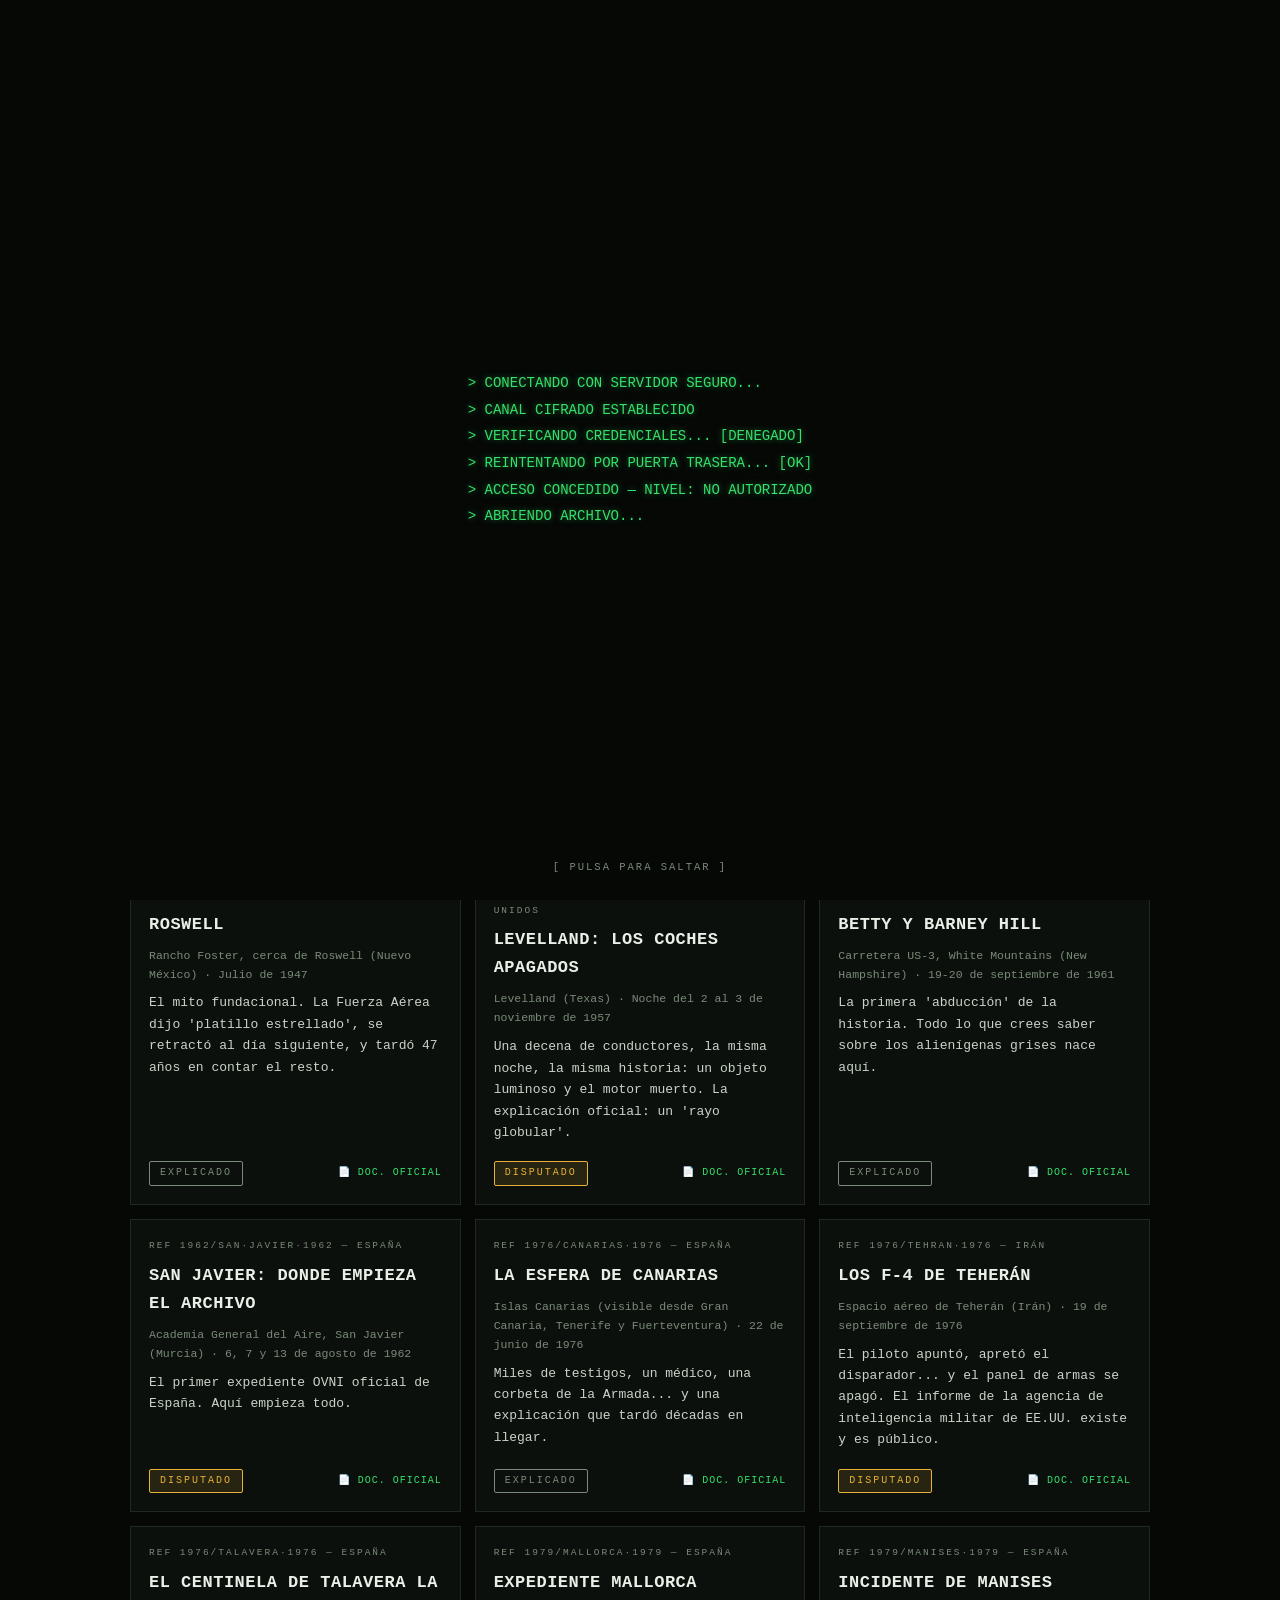
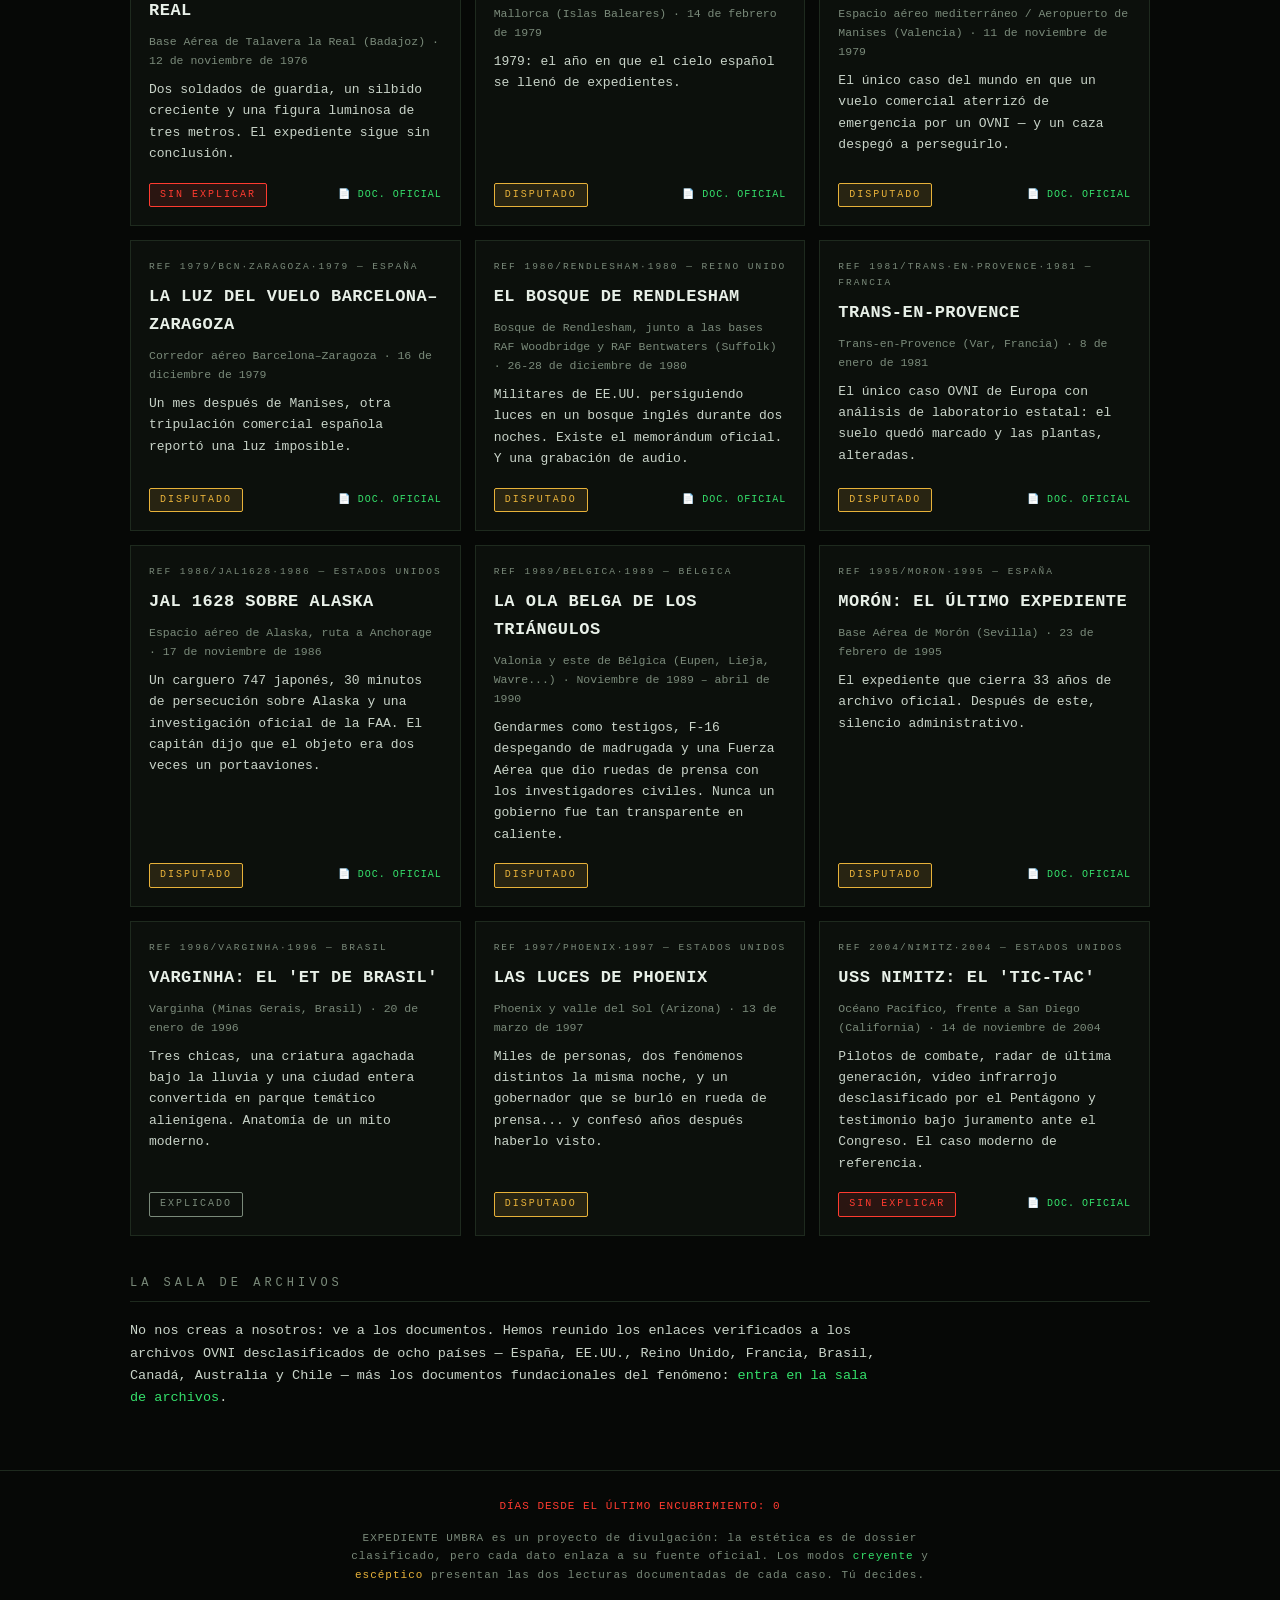
<file: index.html>
<!DOCTYPE html>
<html lang="es">
<head>
  <meta charset="UTF-8">
  <meta name="viewport" content="width=device-width, initial-scale=1.0">
  <title>EXPEDIENTE UMBRA — Archivo OVNI desclasificado</title>
  <meta name="description" content="Casos OVNI/UAP documentados con fuentes oficiales: expedientes desclasificados del Ejército del Aire español, Project Blue Book, AARO y más. Cada caso, con su documento original.">
  <meta property="og:type" content="website">
  <meta property="og:site_name" content="EXPEDIENTE UMBRA">
  <meta property="og:title" content="EXPEDIENTE UMBRA — Archivo OVNI desclasificado">
  <meta property="og:description" content="Casos OVNI/UAP documentados con fuentes oficiales: expedientes desclasificados del Ejército del Aire español, Project Blue Book, AARO y más. Cada caso, con su documento original.">
  <meta property="og:url" content="https://aizetachan.github.io/ufo-repos/">
  <meta property="og:image" content="https://aizetachan.github.io/ufo-repos/assets/social-card.png">
  <meta property="og:image:width" content="1200">
  <meta property="og:image:height" content="630">
  <meta property="og:locale" content="es_ES">
  <meta name="twitter:card" content="summary_large_image">
  <meta name="twitter:title" content="EXPEDIENTE UMBRA — Archivo OVNI desclasificado">
  <meta name="twitter:description" content="Casos OVNI/UAP documentados con fuentes oficiales: expedientes desclasificados del Ejército del Aire español, Project Blue Book, AARO y más. Cada caso, con su documento original.">
  <meta name="twitter:image" content="https://aizetachan.github.io/ufo-repos/assets/social-card.png">
  <meta name="theme-color" content="#060806">

  <link rel="stylesheet" href="assets/style.css">
  <link rel="icon" href="data:image/svg+xml,<svg xmlns='http://www.w3.org/2000/svg' viewBox='0 0 100 100'><text y='.9em' font-size='90'>🛸</text></svg>">
</head>
<body data-pagina="portada" data-modo="creyente">

  <div id="terminal-intro">
    <pre></pre>
    <div class="pista">[ pulsa para saltar ]</div>
  </div>

  <header class="cabecera">
    <div class="cabecera-superior">
      <div class="marca">
        <a href="index.html">
          <div class="titulo-sitio">EXPEDIENTE <span class="u">UMBRA</span></div>
          <div class="lema">Archivo desclasificado · La verdad está en los documentos</div>
        </a>
      </div>
      <div class="modo" title="Cambia entre las dos lecturas de cada caso">
        <span class="etiqueta-modo etiqueta-creyente">Creyente</span>
        <div class="interruptor" id="interruptor-modo" role="switch" aria-label="Cambiar entre modo creyente y modo escéptico"></div>
        <span class="etiqueta-modo etiqueta-esceptico">Escéptico</span>
      </div>
    </div>
    <div class="barra-estado">
      <div class="contenido-barra">
        <span class="dato"><b>80</b> expedientes desclasificados (España)</span>
        <span class="dato"><b>12.618</b> casos Project Blue Book</span>
        <span class="dato"><b>3,1%</b> sin identificar tras investigación (GEIPAN, Francia)</span>
        <span class="alerta">Nivel de alerta: <b>ÁMBAR</b></span>
      </div>
    </div>
    <nav class="nav-sitio" id="nav-sitio"></nav>
  </header>

  <main class="contenedor">

    <div class="seccion-titulo">
      <span class="cursor">EXPEDIENTE DEL DÍA</span>
      <span class="sello verde">Acceso concedido</span>
    </div>
    <div id="destacado"></div>

    <div class="seccion-titulo"><span>¿NUEVO EN ESTO? — EMPIEZA AQUÍ</span></div>
    <p style="font-size:13px;color:var(--tinta-tenue);margin-bottom:14px">
      Cinco casos en orden para entender el fenómeno de cero: del primer expediente español de 1962 al vídeo del Pentágono de 2004.
    </p>
    <div class="ruta" id="ruta"></div>

    <div class="seccion-titulo">
      <span>TODOS LOS EXPEDIENTES</span>
      <div class="filtros">
        <button class="activo" data-filtro="todos">Todos</button>
        <button data-filtro="espana">España</button>
        <button data-filtro="internacional">Internacional</button>
        <button data-filtro="sin_explicar">Sin explicar</button>
        <button data-filtro="disputado">Disputados</button>
      </div>
    </div>
    <input type="search" id="buscador" class="buscador" placeholder="> BUSCAR EN EL ARCHIVO... (lugar, año, palabra clave)" aria-label="Buscar casos">
    <div class="rejilla" id="lista-casos"></div>

    <div class="seccion-titulo"><span>LA SALA DE ARCHIVOS</span></div>
    <p style="font-size:13.5px;max-width:760px">
      No nos creas a nosotros: ve a los documentos. Hemos reunido los enlaces verificados a los
      archivos OVNI desclasificados de ocho países — España, EE.UU., Reino Unido, Francia, Brasil,
      Canadá, Australia y Chile — más los documentos fundacionales del fenómeno:
      <a href="archivos.html">entra en la sala de archivos</a>.
    </p>

  </main>

  <footer class="pie">
    <p class="contador-encubrimiento">DÍAS DESDE EL ÚLTIMO ENCUBRIMIENTO: 0</p>
    <p class="nota-honesta">
      EXPEDIENTE UMBRA es un proyecto de divulgación: la estética es de dossier clasificado,
      pero cada dato enlaza a su fuente oficial. Los modos <span style="color:var(--fosforo)">creyente</span>
      y <span style="color:var(--ambar)">escéptico</span> presentan las dos lecturas documentadas de cada caso.
      Tú decides.
    </p>
  </footer>

  <script src="assets/app.js"></script>
</body>
</html>
</file>
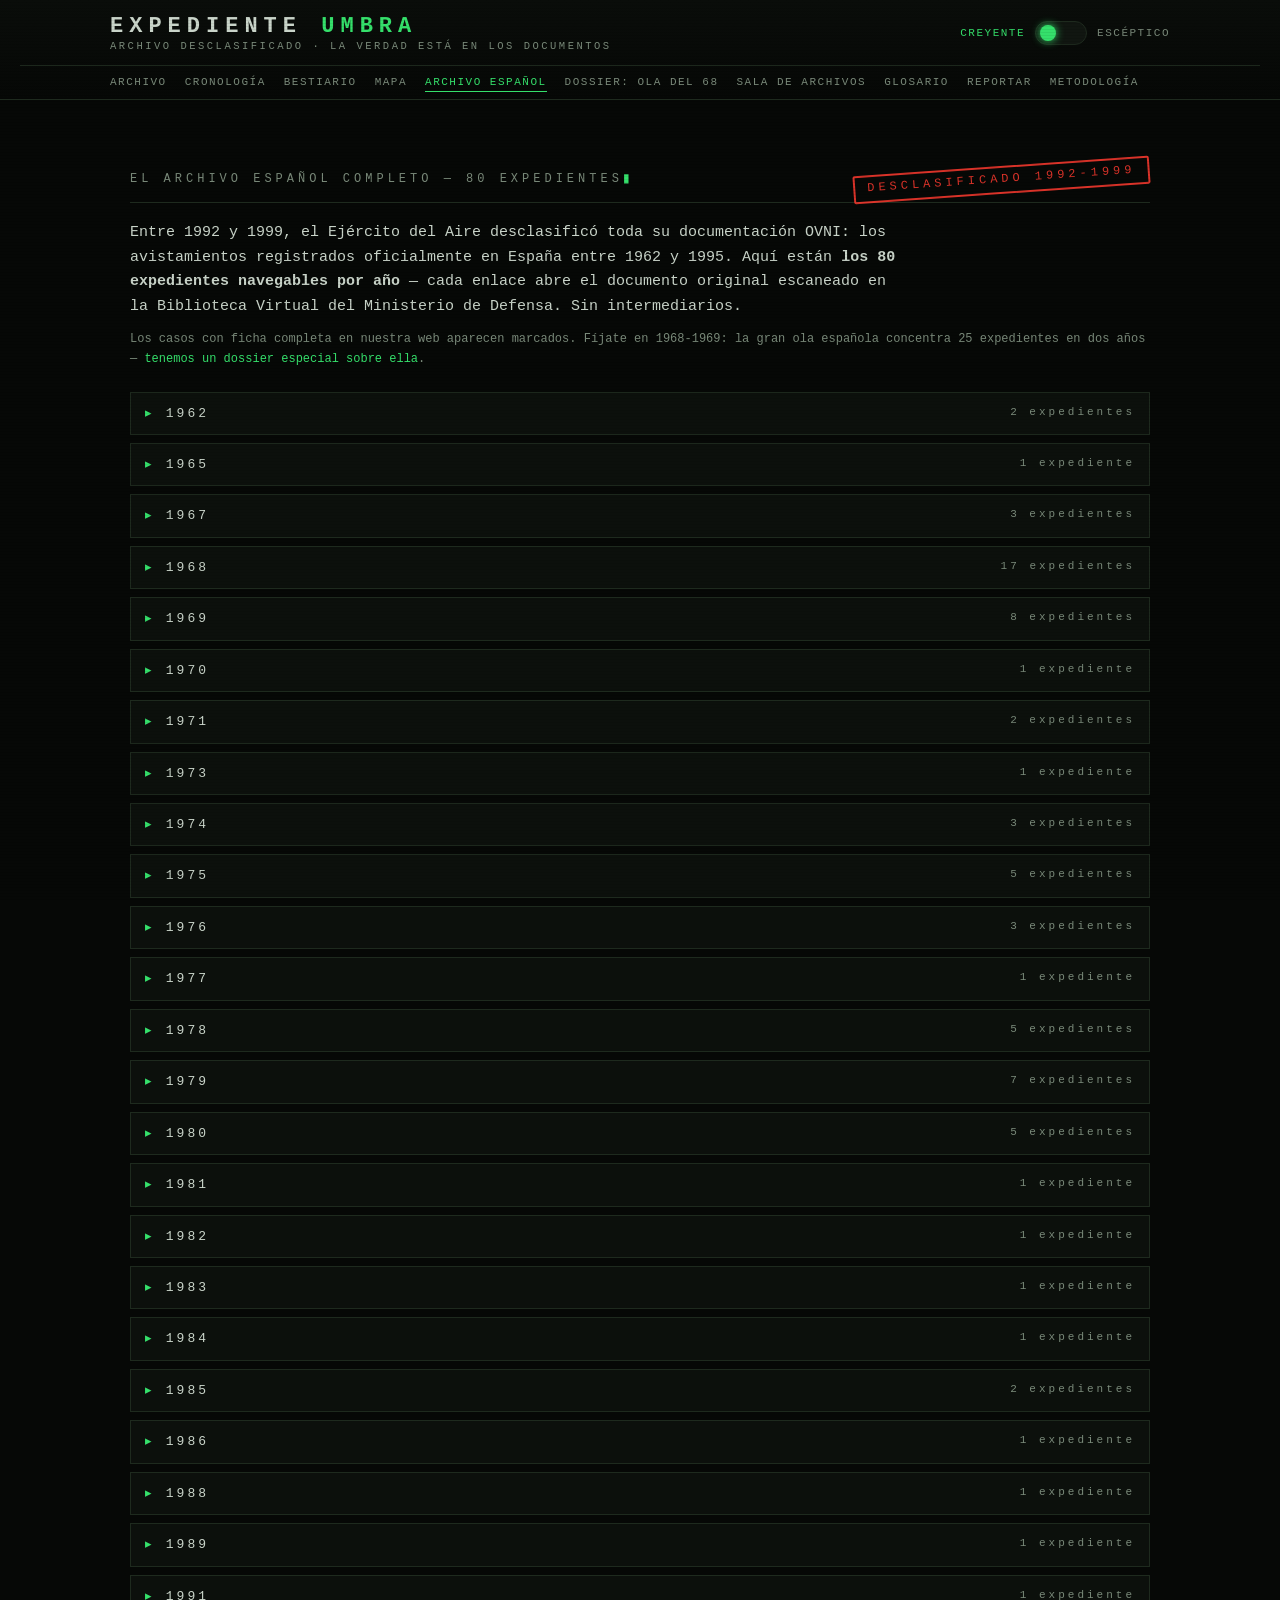
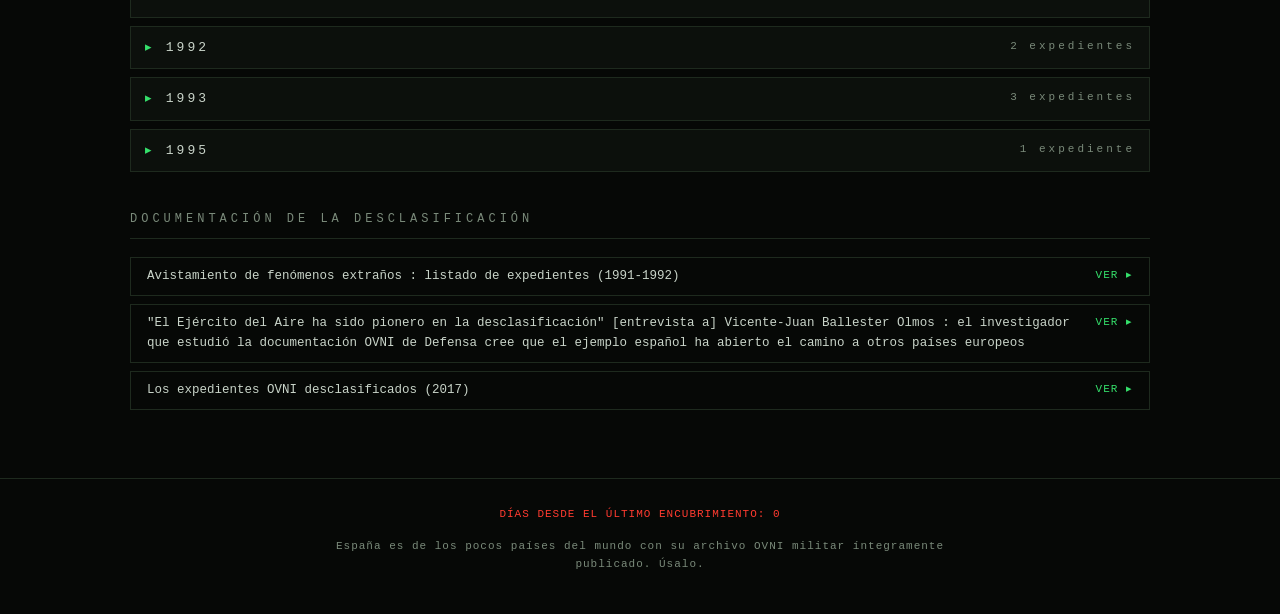
<file: archivo-espanol.html>
<!DOCTYPE html>
<html lang="es">
<head>
  <meta charset="UTF-8">
  <meta name="viewport" content="width=device-width, initial-scale=1.0">
  <title>El Archivo Español — EXPEDIENTE UMBRA</title>
  <meta name="description" content="Los 80 expedientes OVNI desclasificados del Ejército del Aire español (1962-1995), navegables por año y enlazados a los documentos originales del Ministerio de Defensa.">
  <meta property="og:type" content="website">
  <meta property="og:site_name" content="EXPEDIENTE UMBRA">
  <meta property="og:title" content="El Archivo Español — EXPEDIENTE UMBRA">
  <meta property="og:description" content="Los 80 expedientes OVNI desclasificados del Ejército del Aire español (1962-1995), navegables por año y enlazados a los documentos originales del Ministerio de Defensa.">
  <meta property="og:url" content="https://aizetachan.github.io/ufo-repos/archivo-espanol.html">
  <meta property="og:image" content="https://aizetachan.github.io/ufo-repos/assets/social-card.png">
  <meta property="og:image:width" content="1200">
  <meta property="og:image:height" content="630">
  <meta property="og:locale" content="es_ES">
  <meta name="twitter:card" content="summary_large_image">
  <meta name="twitter:title" content="El Archivo Español — EXPEDIENTE UMBRA">
  <meta name="twitter:description" content="Los 80 expedientes OVNI desclasificados del Ejército del Aire español (1962-1995), navegables por año y enlazados a los documentos originales del Ministerio de Defensa.">
  <meta name="twitter:image" content="https://aizetachan.github.io/ufo-repos/assets/social-card.png">
  <meta name="theme-color" content="#060806">

  <link rel="stylesheet" href="assets/style.css">
  <link rel="icon" href="data:image/svg+xml,<svg xmlns='http://www.w3.org/2000/svg' viewBox='0 0 100 100'><text y='.9em' font-size='90'>🛸</text></svg>">
</head>
<body data-pagina="archivo-espanol" data-modo="creyente">

  <header class="cabecera">
    <div class="cabecera-superior">
      <div class="marca">
        <a href="index.html">
          <div class="titulo-sitio">EXPEDIENTE <span class="u">UMBRA</span></div>
          <div class="lema">Archivo desclasificado · La verdad está en los documentos</div>
        </a>
      </div>
      <div class="modo" title="Cambia entre las dos lecturas de cada caso">
        <span class="etiqueta-modo etiqueta-creyente">Creyente</span>
        <div class="interruptor" id="interruptor-modo" role="switch" aria-label="Cambiar entre modo creyente y modo escéptico"></div>
        <span class="etiqueta-modo etiqueta-esceptico">Escéptico</span>
      </div>
    </div>
    <nav class="nav-sitio" id="nav-sitio"></nav>
  </header>

  <main class="contenedor">

    <div class="seccion-titulo">
      <span class="cursor">EL ARCHIVO ESPAÑOL COMPLETO — 80 EXPEDIENTES</span>
      <span class="sello">Desclasificado 1992-1999</span>
    </div>

    <p style="max-width:780px;margin-bottom:10px">
      Entre 1992 y 1999, el Ejército del Aire desclasificó toda su documentación OVNI:
      los avistamientos registrados oficialmente en España entre 1962 y 1995. Aquí están
      <b>los 80 expedientes navegables por año</b> — cada enlace abre el documento original
      escaneado en la Biblioteca Virtual del Ministerio de Defensa. Sin intermediarios.
    </p>
    <p style="font-size:12px;color:var(--tinta-tenue);margin-bottom:22px">
      Los casos con ficha completa en nuestra web aparecen marcados. Fíjate en 1968-1969:
      la gran ola española concentra 25 expedientes en dos años —
      <a href="ola68.html">tenemos un dossier especial sobre ella</a>.
    </p>

    <div id="archivo-espanol"></div>

    <div class="seccion-titulo"><span>DOCUMENTACIÓN DE LA DESCLASIFICACIÓN</span></div>
    <div id="archivo-docs"></div>

  </main>

  <footer class="pie">
    <p class="contador-encubrimiento">DÍAS DESDE EL ÚLTIMO ENCUBRIMIENTO: 0</p>
    <p class="nota-honesta">España es de los pocos países del mundo con su archivo OVNI militar íntegramente publicado. Úsalo.</p>
  </footer>

  <script src="assets/app.js"></script>
</body>
</html>
</file>
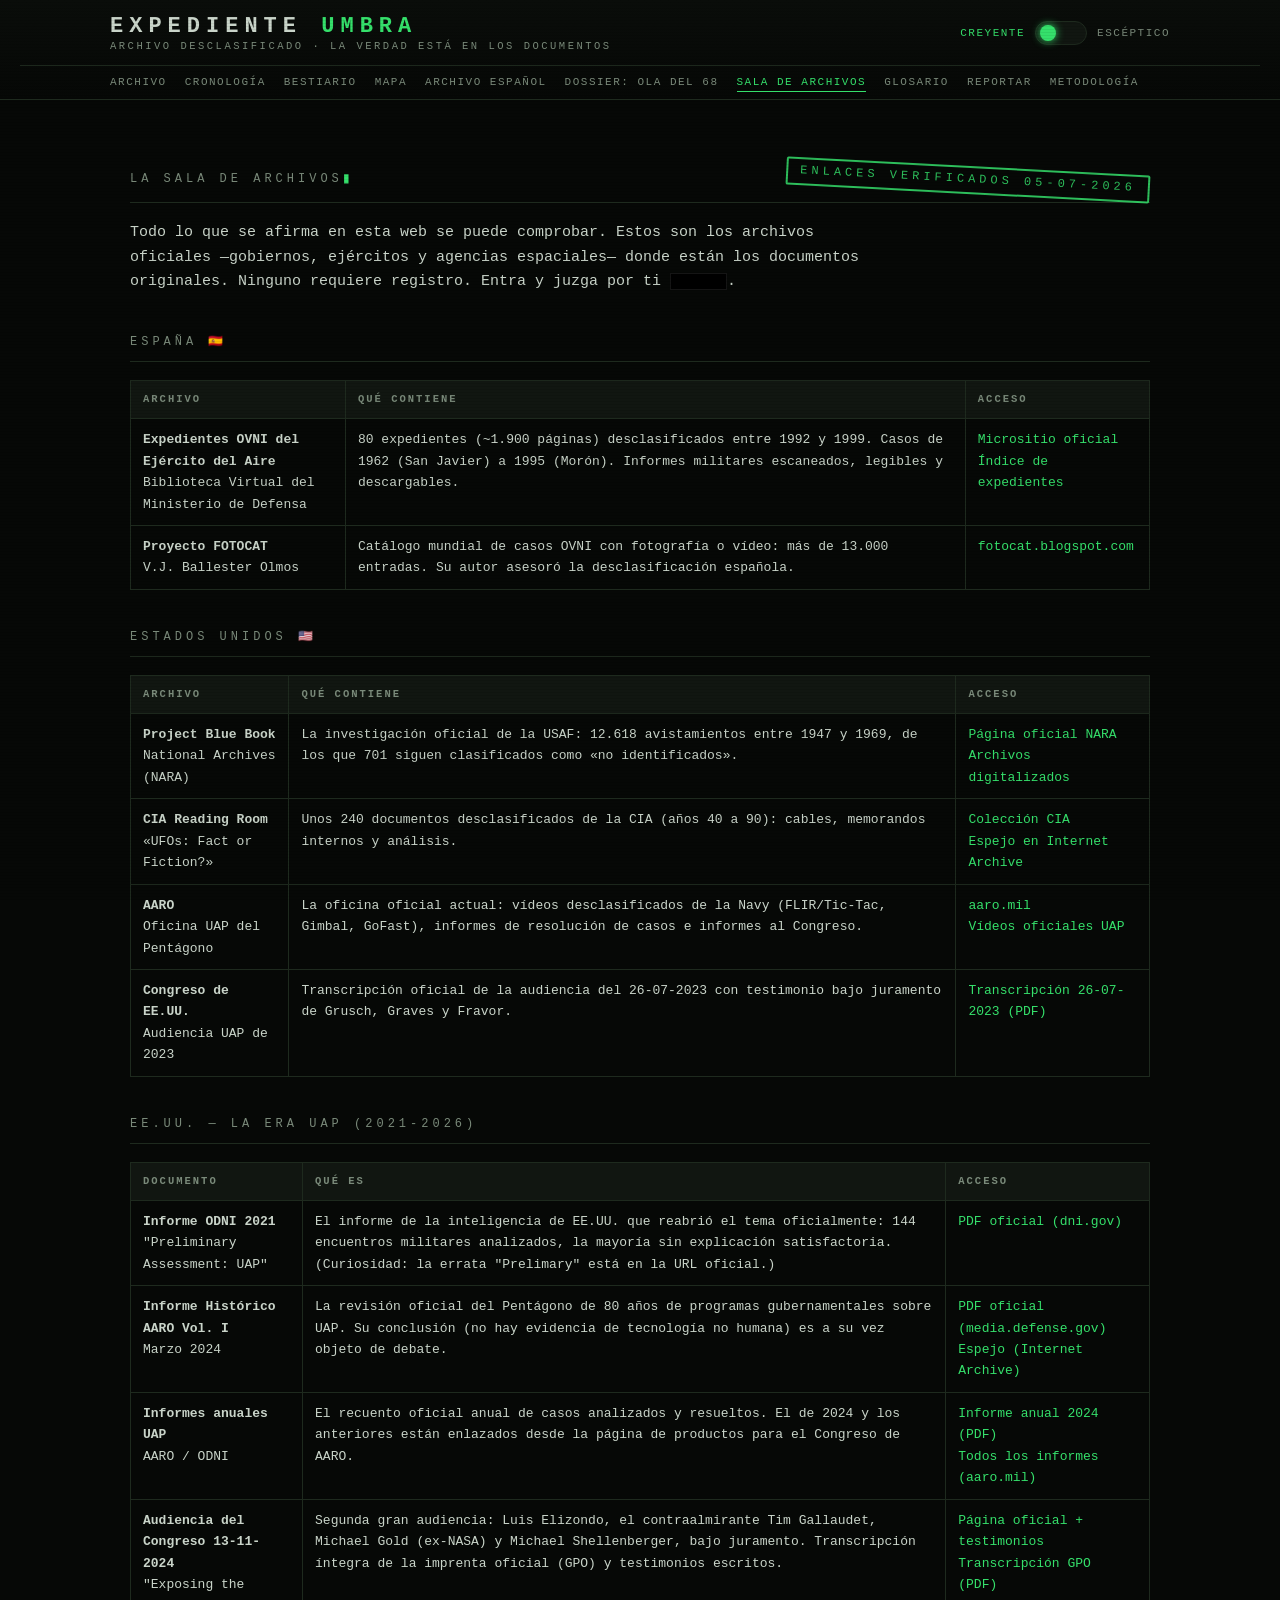
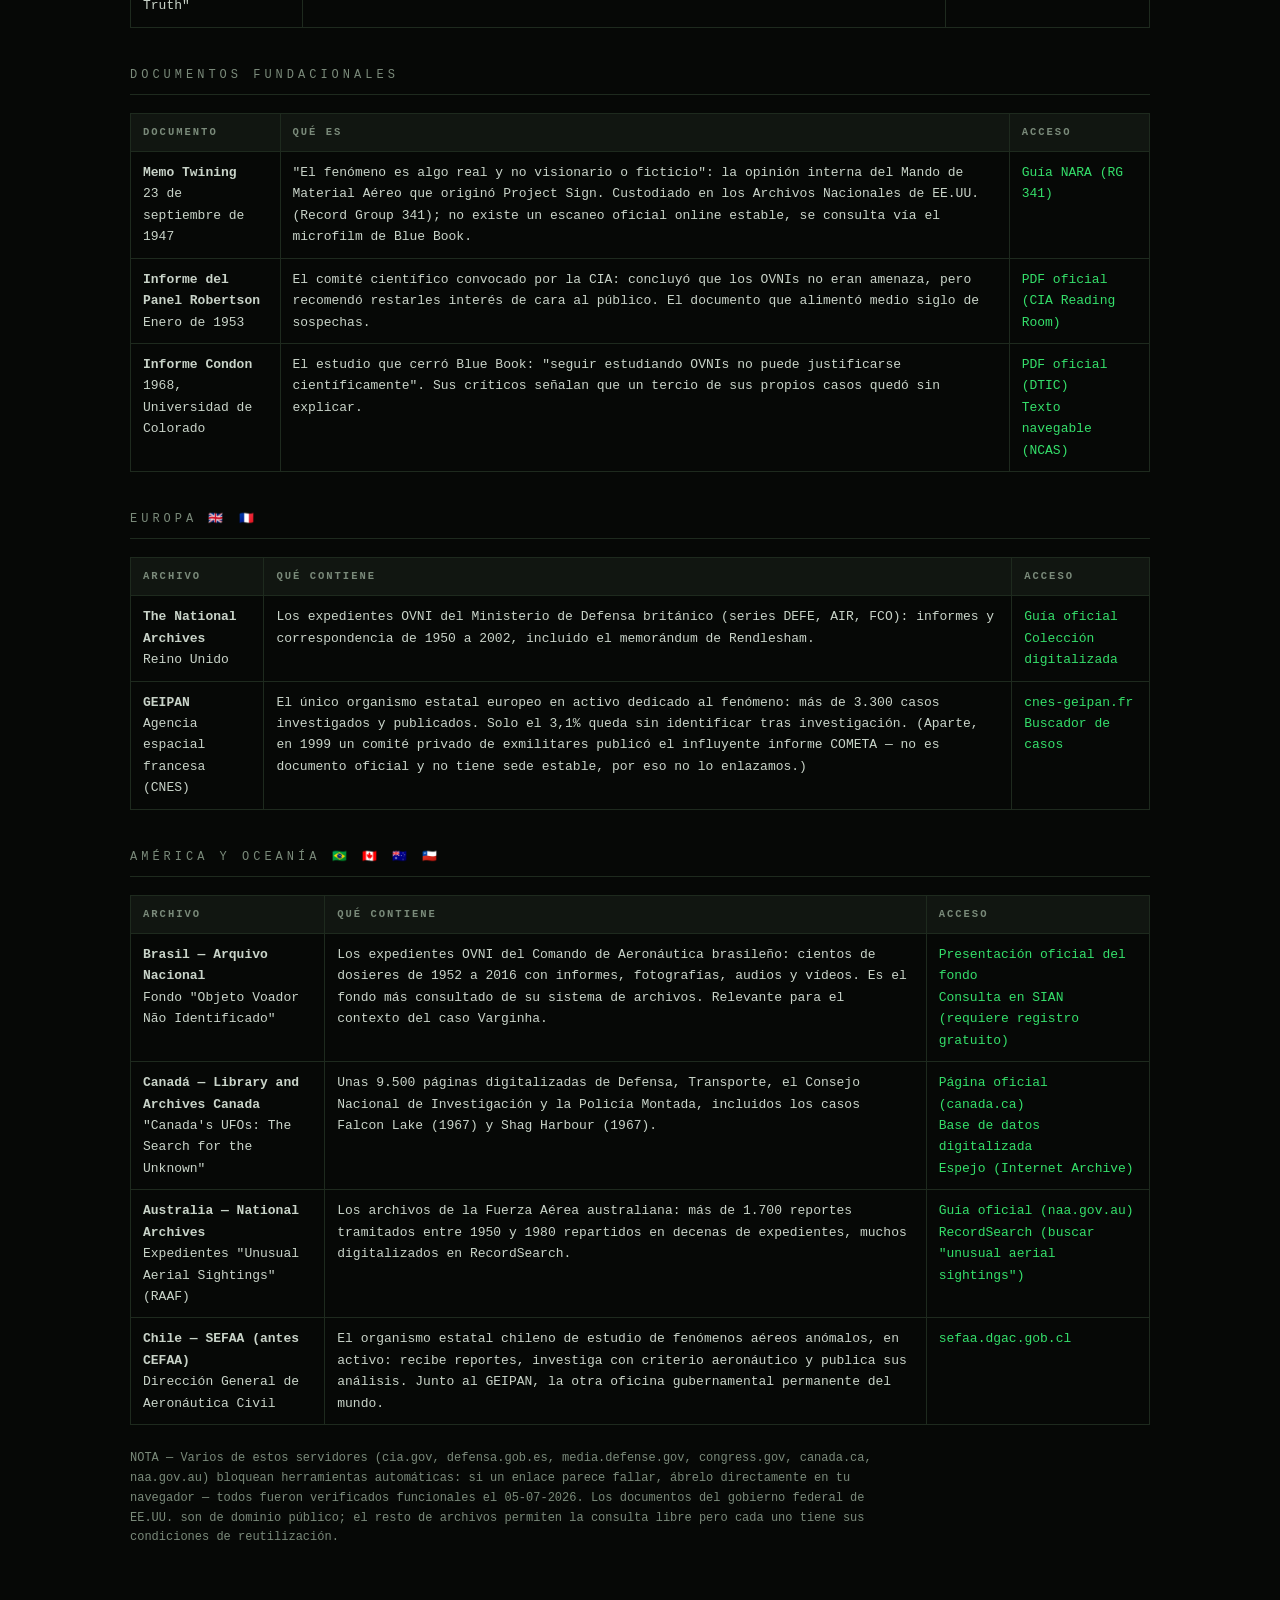
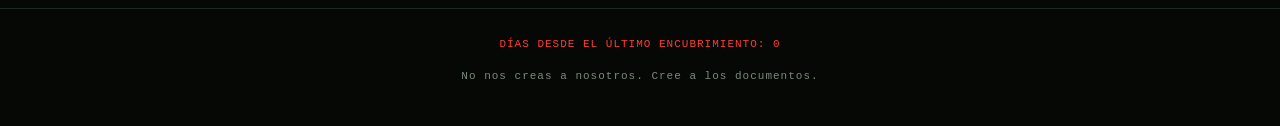
<file: archivos.html>
<!DOCTYPE html>
<html lang="es">
<head>
  <meta charset="UTF-8">
  <meta name="viewport" content="width=device-width, initial-scale=1.0">
  <title>Sala de archivos — EXPEDIENTE UMBRA</title>
  <meta name="description" content="Enlaces verificados a los archivos OVNI desclasificados: Ministerio de Defensa de España, Project Blue Book, CIA, AARO, National Archives UK y GEIPAN.">
  <meta property="og:type" content="website">
  <meta property="og:site_name" content="EXPEDIENTE UMBRA">
  <meta property="og:title" content="Sala de archivos — EXPEDIENTE UMBRA">
  <meta property="og:description" content="Enlaces verificados a los archivos OVNI desclasificados: Ministerio de Defensa de España, Project Blue Book, CIA, AARO, National Archives UK y GEIPAN.">
  <meta property="og:url" content="https://aizetachan.github.io/ufo-repos/archivos.html">
  <meta property="og:image" content="https://aizetachan.github.io/ufo-repos/assets/social-card.png">
  <meta property="og:image:width" content="1200">
  <meta property="og:image:height" content="630">
  <meta property="og:locale" content="es_ES">
  <meta name="twitter:card" content="summary_large_image">
  <meta name="twitter:title" content="Sala de archivos — EXPEDIENTE UMBRA">
  <meta name="twitter:description" content="Enlaces verificados a los archivos OVNI desclasificados: Ministerio de Defensa de España, Project Blue Book, CIA, AARO, National Archives UK y GEIPAN.">
  <meta name="twitter:image" content="https://aizetachan.github.io/ufo-repos/assets/social-card.png">
  <meta name="theme-color" content="#060806">

  <link rel="stylesheet" href="assets/style.css">
  <link rel="icon" href="data:image/svg+xml,<svg xmlns='http://www.w3.org/2000/svg' viewBox='0 0 100 100'><text y='.9em' font-size='90'>🛸</text></svg>">
</head>
<body data-pagina="archivos" data-modo="creyente">

  <header class="cabecera">
    <div class="cabecera-superior">
      <div class="marca">
        <a href="index.html">
          <div class="titulo-sitio">EXPEDIENTE <span class="u">UMBRA</span></div>
          <div class="lema">Archivo desclasificado · La verdad está en los documentos</div>
        </a>
      </div>
      <div class="modo" title="Cambia entre las dos lecturas de cada caso">
        <span class="etiqueta-modo etiqueta-creyente">Creyente</span>
        <div class="interruptor" id="interruptor-modo" role="switch" aria-label="Cambiar entre modo creyente y modo escéptico"></div>
        <span class="etiqueta-modo etiqueta-esceptico">Escéptico</span>
      </div>
    </div>
    <nav class="nav-sitio" id="nav-sitio"></nav>
  </header>

  <main class="contenedor">

    <div class="seccion-titulo">
      <span class="cursor">LA SALA DE ARCHIVOS</span>
      <span class="sello verde">Enlaces verificados 05-07-2026</span>
    </div>

    <p style="max-width:760px;margin-bottom:24px">
      Todo lo que se afirma en esta web se puede comprobar. Estos son los archivos oficiales
      —gobiernos, ejércitos y agencias espaciales— donde están los documentos originales.
      Ninguno requiere registro. Entra y juzga por ti <span class="censurado" title="Nada que ocultar aquí. O sí.">mismo</span>.
    </p>

    <div class="seccion-titulo"><span>ESPAÑA 🇪🇸</span></div>
    <div class="envoltura-tabla">
    <table class="tabla-archivos">
      <tr><th>Archivo</th><th>Qué contiene</th><th>Acceso</th></tr>
      <tr>
        <td><b>Expedientes OVNI del Ejército del Aire</b><br>Biblioteca Virtual del Ministerio de Defensa</td>
        <td>80 expedientes (~1.900 páginas) desclasificados entre 1992 y 1999. Casos de 1962 (San Javier) a 1995 (Morón). Informes militares escaneados, legibles y descargables.</td>
        <td><a href="https://bibliotecavirtual.defensa.gob.es/BVMDefensa/exp_ovni/es/micrositios/inicio.do" target="_blank" rel="noopener">Micrositio oficial</a><br><a href="https://bibliotecavirtual.defensa.gob.es/BVMDefensa/exp_ovni/es/consulta/indice_campo.do?campo=idtitulo" target="_blank" rel="noopener">Índice de expedientes</a></td>
      </tr>
      <tr>
        <td><b>Proyecto FOTOCAT</b><br>V.J. Ballester Olmos</td>
        <td>Catálogo mundial de casos OVNI con fotografía o vídeo: más de 13.000 entradas. Su autor asesoró la desclasificación española.</td>
        <td><a href="https://fotocat.blogspot.com/" target="_blank" rel="noopener">fotocat.blogspot.com</a></td>
      </tr>
    </table>
    </div>

    <div class="seccion-titulo"><span>ESTADOS UNIDOS 🇺🇸</span></div>
    <div class="envoltura-tabla">
    <table class="tabla-archivos">
      <tr><th>Archivo</th><th>Qué contiene</th><th>Acceso</th></tr>
      <tr>
        <td><b>Project Blue Book</b><br>National Archives (NARA)</td>
        <td>La investigación oficial de la USAF: 12.618 avistamientos entre 1947 y 1969, de los que 701 siguen clasificados como «no identificados».</td>
        <td><a href="https://www.archives.gov/research/military/air-force/ufos.html" target="_blank" rel="noopener">Página oficial NARA</a><br><a href="https://archive.org/details/nara-pbb" target="_blank" rel="noopener">Archivos digitalizados</a></td>
      </tr>
      <tr>
        <td><b>CIA Reading Room</b><br>«UFOs: Fact or Fiction?»</td>
        <td>Unos 240 documentos desclasificados de la CIA (años 40 a 90): cables, memorandos internos y análisis.</td>
        <td><a href="https://www.cia.gov/readingroom/collection/ufos-fact-or-fiction" target="_blank" rel="noopener">Colección CIA</a><br><a href="https://archive.org/details/ufos-fact-or-fiction" target="_blank" rel="noopener">Espejo en Internet Archive</a></td>
      </tr>
      <tr>
        <td><b>AARO</b><br>Oficina UAP del Pentágono</td>
        <td>La oficina oficial actual: vídeos desclasificados de la Navy (FLIR/Tic-Tac, Gimbal, GoFast), informes de resolución de casos e informes al Congreso.</td>
        <td><a href="https://www.aaro.mil/" target="_blank" rel="noopener">aaro.mil</a><br><a href="https://www.aaro.mil/UAP-Cases/Official-UAP-Imagery/" target="_blank" rel="noopener">Vídeos oficiales UAP</a></td>
      </tr>
      <tr>
        <td><b>Congreso de EE.UU.</b><br>Audiencia UAP de 2023</td>
        <td>Transcripción oficial de la audiencia del 26-07-2023 con testimonio bajo juramento de Grusch, Graves y Fravor.</td>
        <td><a href="https://www.congress.gov/118/meeting/house/116282/documents/HHRG-118-GO06-Transcript-20230726.pdf" target="_blank" rel="noopener">Transcripción 26-07-2023 (PDF)</a></td>
      </tr>
    </table>
    </div>

    <div class="seccion-titulo"><span>EE.UU. — LA ERA UAP (2021-2026)</span></div>
    <div class="envoltura-tabla">
    <table class="tabla-archivos">
      <tr><th>Documento</th><th>Qué es</th><th>Acceso</th></tr>
      <tr>
        <td><b>Informe ODNI 2021</b><br>"Preliminary Assessment: UAP"</td>
        <td>El informe de la inteligencia de EE.UU. que reabrió el tema oficialmente: 144 encuentros militares analizados, la mayoría sin explicación satisfactoria. (Curiosidad: la errata "Prelimary" está en la URL oficial.)</td>
        <td><a href="https://www.dni.gov/files/ODNI/documents/assessments/Prelimary-Assessment-UAP-20210625.pdf" target="_blank" rel="noopener">PDF oficial (dni.gov)</a></td>
      </tr>
      <tr>
        <td><b>Informe Histórico AARO Vol. I</b><br>Marzo 2024</td>
        <td>La revisión oficial del Pentágono de 80 años de programas gubernamentales sobre UAP. Su conclusión (no hay evidencia de tecnología no humana) es a su vez objeto de debate.</td>
        <td><a href="https://media.defense.gov/2024/Mar/08/2003409233/-1/-1/0/DOPSR-2024-0263-AARO-HISTORICAL-RECORD-REPORT-VOLUME-1-2024.PDF" target="_blank" rel="noopener">PDF oficial (media.defense.gov)</a><br><a href="https://web.archive.org/web/20260705034310/https://media.defense.gov/2024/Mar/08/2003409233/-1/-1/0/DOPSR-2024-0263-AARO-HISTORICAL-RECORD-REPORT-VOLUME-1-2024.PDF" target="_blank" rel="noopener">Espejo (Internet Archive)</a></td>
      </tr>
      <tr>
        <td><b>Informes anuales UAP</b><br>AARO / ODNI</td>
        <td>El recuento oficial anual de casos analizados y resueltos. El de 2024 y los anteriores están enlazados desde la página de productos para el Congreso de AARO.</td>
        <td><a href="https://media.defense.gov/2024/Nov/14/2003583603/-1/-1/0/FY24-CONSOLIDATED-ANNUAL-REPORT-ON-UAP-508.PDF" target="_blank" rel="noopener">Informe anual 2024 (PDF)</a><br><a href="https://www.aaro.mil/Congressional-Press-Products/" target="_blank" rel="noopener">Todos los informes (aaro.mil)</a></td>
      </tr>
      <tr>
        <td><b>Audiencia del Congreso 13-11-2024</b><br>"Exposing the Truth"</td>
        <td>Segunda gran audiencia: Luis Elizondo, el contraalmirante Tim Gallaudet, Michael Gold (ex-NASA) y Michael Shellenberger, bajo juramento. Transcripción íntegra de la imprenta oficial (GPO) y testimonios escritos.</td>
        <td><a href="https://oversight.house.gov/hearing/unidentified-anomalous-phenomena-exposing-the-truth/" target="_blank" rel="noopener">Página oficial + testimonios</a><br><a href="https://www.govinfo.gov/content/pkg/CHRG-118hhrg57440/pdf/CHRG-118hhrg57440.pdf" target="_blank" rel="noopener">Transcripción GPO (PDF)</a></td>
      </tr>
    </table>
    </div>

    <div class="seccion-titulo"><span>DOCUMENTOS FUNDACIONALES</span></div>
    <div class="envoltura-tabla">
    <table class="tabla-archivos">
      <tr><th>Documento</th><th>Qué es</th><th>Acceso</th></tr>
      <tr>
        <td><b>Memo Twining</b><br>23 de septiembre de 1947</td>
        <td>"El fenómeno es algo real y no visionario o ficticio": la opinión interna del Mando de Material Aéreo que originó Project Sign. Custodiado en los Archivos Nacionales de EE.UU. (Record Group 341); no existe un escaneo oficial online estable, se consulta vía el microfilm de Blue Book.</td>
        <td><a href="https://www.archives.gov/research/military/air-force/ufos.html" target="_blank" rel="noopener">Guía NARA (RG 341)</a></td>
      </tr>
      <tr>
        <td><b>Informe del Panel Robertson</b><br>Enero de 1953</td>
        <td>El comité científico convocado por la CIA: concluyó que los OVNIs no eran amenaza, pero recomendó restarles interés de cara al público. El documento que alimentó medio siglo de sospechas.</td>
        <td><a href="https://www.cia.gov/readingroom/docs/CIA-RDP81R00560R000100030027-0.pdf" target="_blank" rel="noopener">PDF oficial (CIA Reading Room)</a></td>
      </tr>
      <tr>
        <td><b>Informe Condon</b><br>1968, Universidad de Colorado</td>
        <td>El estudio que cerró Blue Book: "seguir estudiando OVNIs no puede justificarse científicamente". Sus críticos señalan que un tercio de sus propios casos quedó sin explicar.</td>
        <td><a href="https://apps.dtic.mil/sti/tr/pdf/AD0680975.pdf" target="_blank" rel="noopener">PDF oficial (DTIC)</a><br><a href="https://condon.ncas.org/text/intro.htm" target="_blank" rel="noopener">Texto navegable (NCAS)</a></td>
      </tr>
    </table>
    </div>

    <div class="seccion-titulo"><span>EUROPA 🇬🇧 🇫🇷</span></div>
    <div class="envoltura-tabla">
    <table class="tabla-archivos">
      <tr><th>Archivo</th><th>Qué contiene</th><th>Acceso</th></tr>
      <tr>
        <td><b>The National Archives</b><br>Reino Unido</td>
        <td>Los expedientes OVNI del Ministerio de Defensa británico (series DEFE, AIR, FCO): informes y correspondencia de 1950 a 2002, incluido el memorándum de Rendlesham.</td>
        <td><a href="https://www.nationalarchives.gov.uk/help-with-your-research/research-guides/ufos/" target="_blank" rel="noopener">Guía oficial</a><br><a href="https://webarchive.nationalarchives.gov.uk/ukgwa/+/https://www.nationalarchives.gov.uk/ufos/" target="_blank" rel="noopener">Colección digitalizada</a></td>
      </tr>
      <tr>
        <td><b>GEIPAN</b><br>Agencia espacial francesa (CNES)</td>
        <td>El único organismo estatal europeo en activo dedicado al fenómeno: más de 3.300 casos investigados y publicados. Solo el 3,1% queda sin identificar tras investigación. (Aparte, en 1999 un comité privado de exmilitares publicó el influyente informe COMETA — no es documento oficial y no tiene sede estable, por eso no lo enlazamos.)</td>
        <td><a href="https://www.cnes-geipan.fr/en/home" target="_blank" rel="noopener">cnes-geipan.fr</a><br><a href="https://www.cnes-geipan.fr/en/search/cas" target="_blank" rel="noopener">Buscador de casos</a></td>
      </tr>
    </table>
    </div>

    <div class="seccion-titulo"><span>AMÉRICA Y OCEANÍA 🇧🇷 🇨🇦 🇦🇺 🇨🇱</span></div>
    <div class="envoltura-tabla">
    <table class="tabla-archivos">
      <tr><th>Archivo</th><th>Qué contiene</th><th>Acceso</th></tr>
      <tr>
        <td><b>Brasil — Arquivo Nacional</b><br>Fondo "Objeto Voador Não Identificado"</td>
        <td>Los expedientes OVNI del Comando de Aeronáutica brasileño: cientos de dosieres de 1952 a 2016 con informes, fotografías, audios y vídeos. Es el fondo más consultado de su sistema de archivos. Relevante para el contexto del caso Varginha.</td>
        <td><a href="https://www.gov.br/arquivonacional/pt-br/canais_atendimento/imprensa/copy_of_noticias/conheca-o-fundo-sobre-ovnis-do-arquivo-nacional" target="_blank" rel="noopener">Presentación oficial del fondo</a><br><a href="https://sian.an.gov.br/" target="_blank" rel="noopener">Consulta en SIAN (requiere registro gratuito)</a></td>
      </tr>
      <tr>
        <td><b>Canadá — Library and Archives Canada</b><br>"Canada's UFOs: The Search for the Unknown"</td>
        <td>Unas 9.500 páginas digitalizadas de Defensa, Transporte, el Consejo Nacional de Investigación y la Policía Montada, incluidos los casos Falcon Lake (1967) y Shag Harbour (1967).</td>
        <td><a href="https://www.canada.ca/en/library-archives/collection/research-help/science-technology/ufos.html" target="_blank" rel="noopener">Página oficial (canada.ca)</a><br><a href="https://www.collectionscanada.gc.ca/databases/ufo/" target="_blank" rel="noopener">Base de datos digitalizada</a><br><a href="https://archive.org/details/CanadaUFO" target="_blank" rel="noopener">Espejo (Internet Archive)</a></td>
      </tr>
      <tr>
        <td><b>Australia — National Archives</b><br>Expedientes "Unusual Aerial Sightings" (RAAF)</td>
        <td>Los archivos de la Fuerza Aérea australiana: más de 1.700 reportes tramitados entre 1950 y 1980 repartidos en decenas de expedientes, muchos digitalizados en RecordSearch.</td>
        <td><a href="https://www.naa.gov.au/blog/flying-saucers-fact-or-fiction" target="_blank" rel="noopener">Guía oficial (naa.gov.au)</a><br><a href="https://recordsearch.naa.gov.au/" target="_blank" rel="noopener">RecordSearch (buscar "unusual aerial sightings")</a></td>
      </tr>
      <tr>
        <td><b>Chile — SEFAA (antes CEFAA)</b><br>Dirección General de Aeronáutica Civil</td>
        <td>El organismo estatal chileno de estudio de fenómenos aéreos anómalos, en activo: recibe reportes, investiga con criterio aeronáutico y publica sus análisis. Junto al GEIPAN, la otra oficina gubernamental permanente del mundo.</td>
        <td><a href="https://sefaa.dgac.gob.cl/" target="_blank" rel="noopener">sefaa.dgac.gob.cl</a></td>
      </tr>
    </table>
    </div>

    <p style="font-size:12px;color:var(--tinta-tenue);margin-top:24px;max-width:760px">
      NOTA — Varios de estos servidores (cia.gov, defensa.gob.es, media.defense.gov, congress.gov,
      canada.ca, naa.gov.au) bloquean herramientas automáticas: si un enlace parece fallar, ábrelo
      directamente en tu navegador — todos fueron verificados funcionales el 05-07-2026. Los
      documentos del gobierno federal de EE.UU. son de dominio público; el resto de archivos
      permiten la consulta libre pero cada uno tiene sus condiciones de reutilización.
    </p>

  </main>

  <footer class="pie">
    <p class="contador-encubrimiento">DÍAS DESDE EL ÚLTIMO ENCUBRIMIENTO: 0</p>
    <p class="nota-honesta">No nos creas a nosotros. Cree a los documentos.</p>
  </footer>

  <script src="assets/app.js"></script>
</body>
</html>
</file>
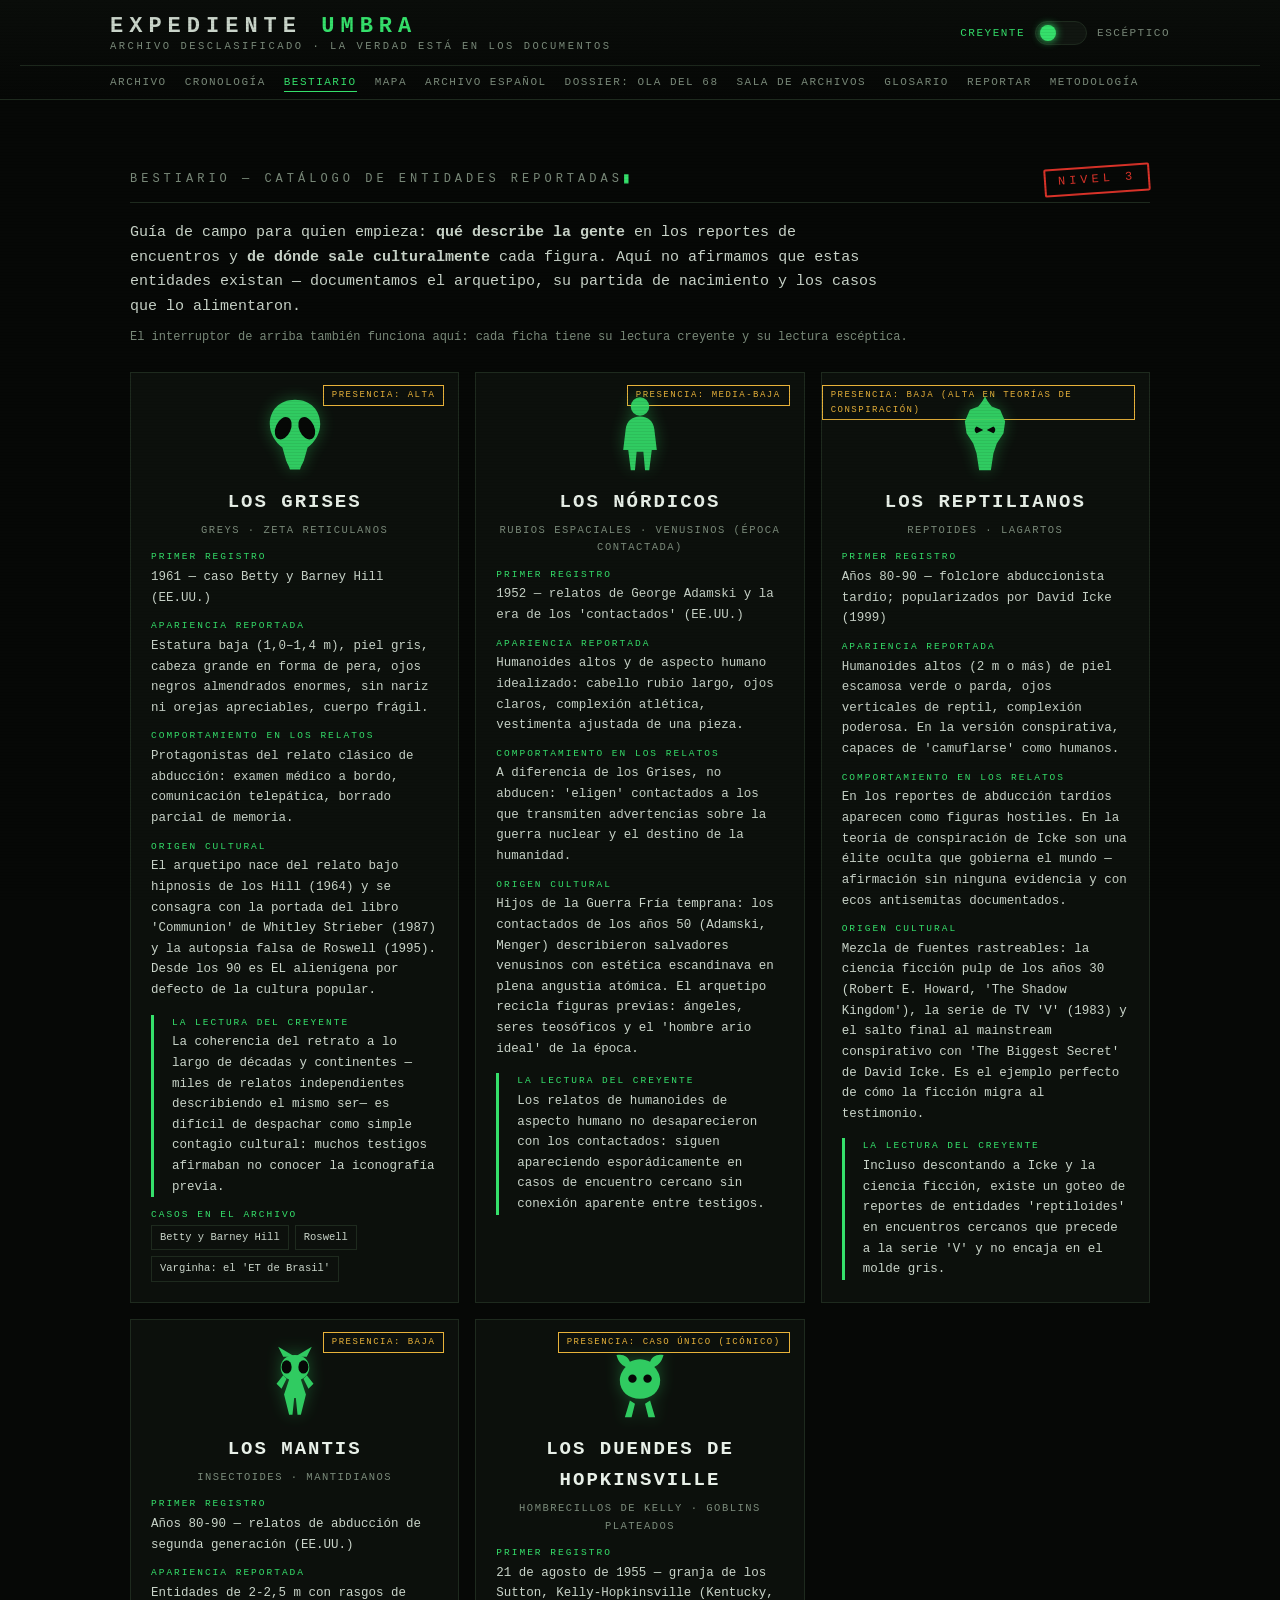
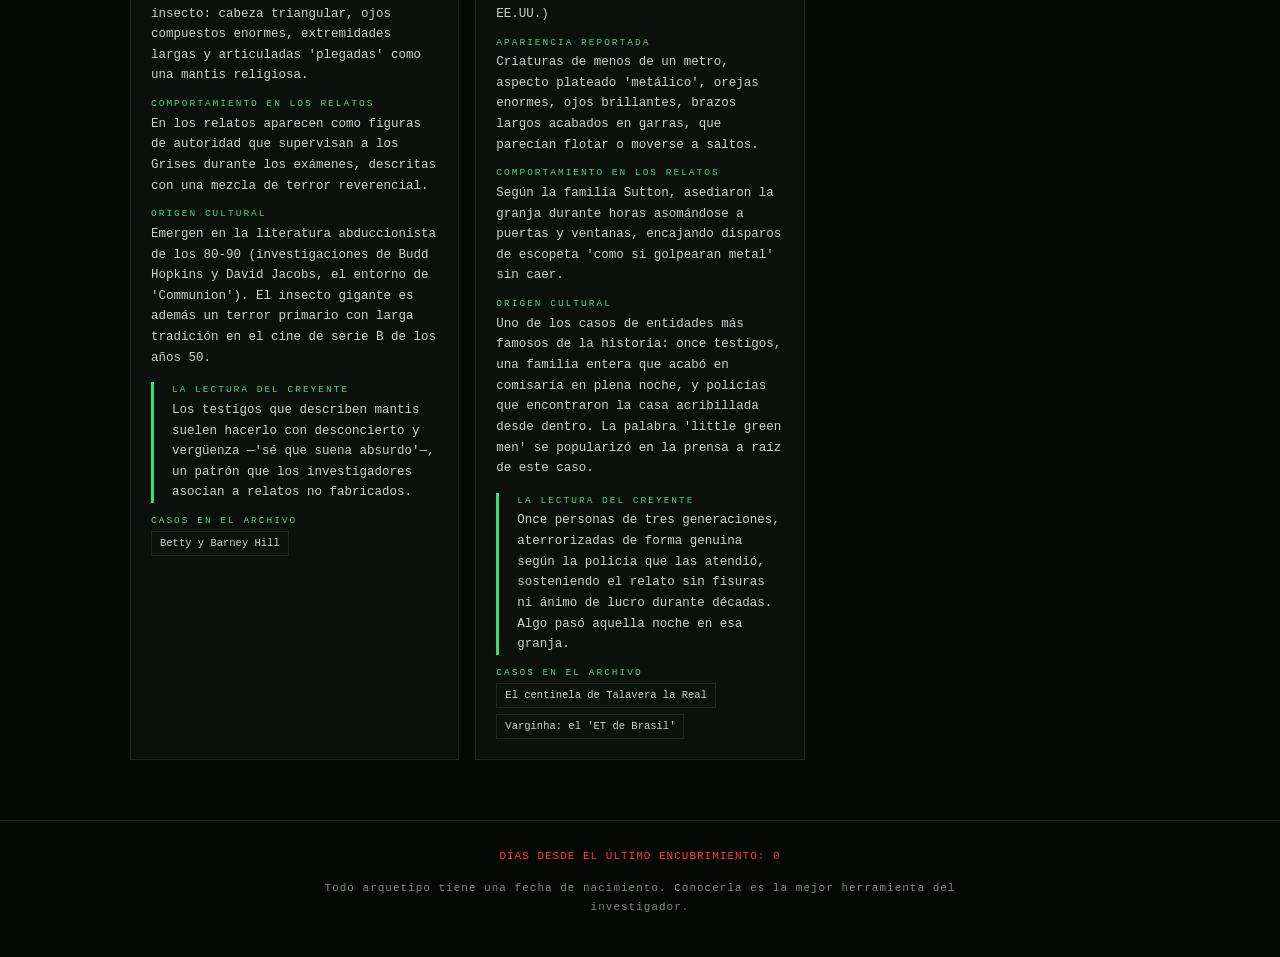
<file: bestiario.html>
<!DOCTYPE html>
<html lang="es">
<head>
  <meta charset="UTF-8">
  <meta name="viewport" content="width=device-width, initial-scale=1.0">
  <title>Bestiario — EXPEDIENTE UMBRA</title>
  <meta name="description" content="Guía de tipología del fenómeno OVNI: Grises, Nórdicos, Reptilianos, Mantis... qué describe la gente y de dónde viene culturalmente cada figura.">
  <meta property="og:type" content="website">
  <meta property="og:site_name" content="EXPEDIENTE UMBRA">
  <meta property="og:title" content="Bestiario — EXPEDIENTE UMBRA">
  <meta property="og:description" content="Guía de tipología del fenómeno OVNI: Grises, Nórdicos, Reptilianos, Mantis... qué describe la gente y de dónde viene culturalmente cada figura.">
  <meta property="og:url" content="https://aizetachan.github.io/ufo-repos/bestiario.html">
  <meta property="og:image" content="https://aizetachan.github.io/ufo-repos/assets/social-card.png">
  <meta property="og:image:width" content="1200">
  <meta property="og:image:height" content="630">
  <meta property="og:locale" content="es_ES">
  <meta name="twitter:card" content="summary_large_image">
  <meta name="twitter:title" content="Bestiario — EXPEDIENTE UMBRA">
  <meta name="twitter:description" content="Guía de tipología del fenómeno OVNI: Grises, Nórdicos, Reptilianos, Mantis... qué describe la gente y de dónde viene culturalmente cada figura.">
  <meta name="twitter:image" content="https://aizetachan.github.io/ufo-repos/assets/social-card.png">
  <meta name="theme-color" content="#060806">

  <link rel="stylesheet" href="assets/style.css">
  <link rel="icon" href="data:image/svg+xml,<svg xmlns='http://www.w3.org/2000/svg' viewBox='0 0 100 100'><text y='.9em' font-size='90'>🛸</text></svg>">
</head>
<body data-pagina="bestiario" data-modo="creyente">

  <header class="cabecera">
    <div class="cabecera-superior">
      <div class="marca">
        <a href="index.html">
          <div class="titulo-sitio">EXPEDIENTE <span class="u">UMBRA</span></div>
          <div class="lema">Archivo desclasificado · La verdad está en los documentos</div>
        </a>
      </div>
      <div class="modo" title="Cambia entre las dos lecturas de cada entidad">
        <span class="etiqueta-modo etiqueta-creyente">Creyente</span>
        <div class="interruptor" id="interruptor-modo" role="switch" aria-label="Cambiar entre modo creyente y modo escéptico"></div>
        <span class="etiqueta-modo etiqueta-esceptico">Escéptico</span>
      </div>
    </div>
    <nav class="nav-sitio" id="nav-sitio"></nav>
  </header>

  <main class="contenedor">

    <div class="seccion-titulo">
      <span class="cursor">BESTIARIO — CATÁLOGO DE ENTIDADES REPORTADAS</span>
      <span class="sello">Nivel 3</span>
    </div>

    <p style="max-width:760px;margin-bottom:8px">
      Guía de campo para quien empieza: <b>qué describe la gente</b> en los reportes de encuentros
      y <b>de dónde sale culturalmente</b> cada figura. Aquí no afirmamos que estas entidades existan —
      documentamos el arquetipo, su partida de nacimiento y los casos que lo alimentaron.
    </p>
    <p style="font-size:12px;color:var(--tinta-tenue);margin-bottom:24px">
      El interruptor de arriba también funciona aquí: cada ficha tiene su lectura creyente y su lectura escéptica.
    </p>

    <div id="bestiario" class="rejilla-bestiario"></div>

  </main>

  <footer class="pie">
    <p class="contador-encubrimiento">DÍAS DESDE EL ÚLTIMO ENCUBRIMIENTO: 0</p>
    <p class="nota-honesta">Todo arquetipo tiene una fecha de nacimiento. Conocerla es la mejor herramienta del investigador.</p>
  </footer>

  <script src="assets/app.js"></script>
</body>
</html>
</file>
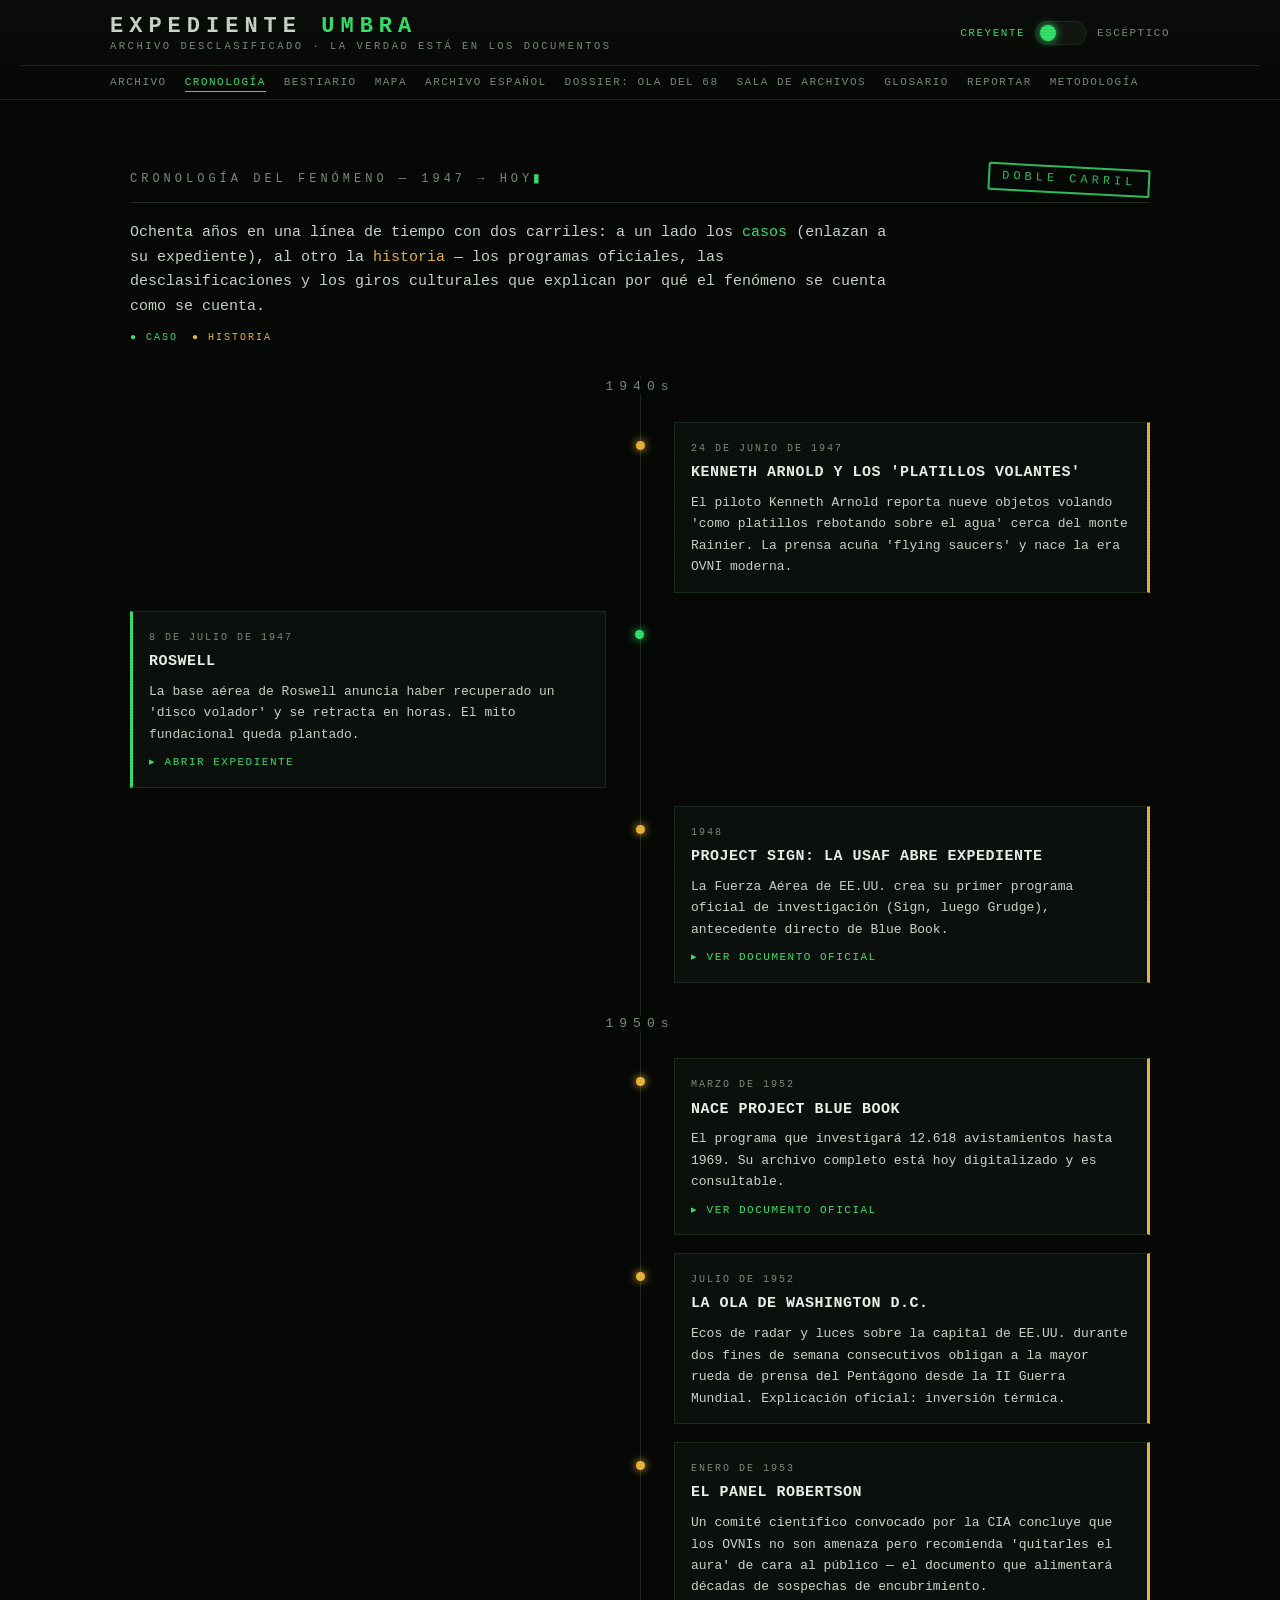
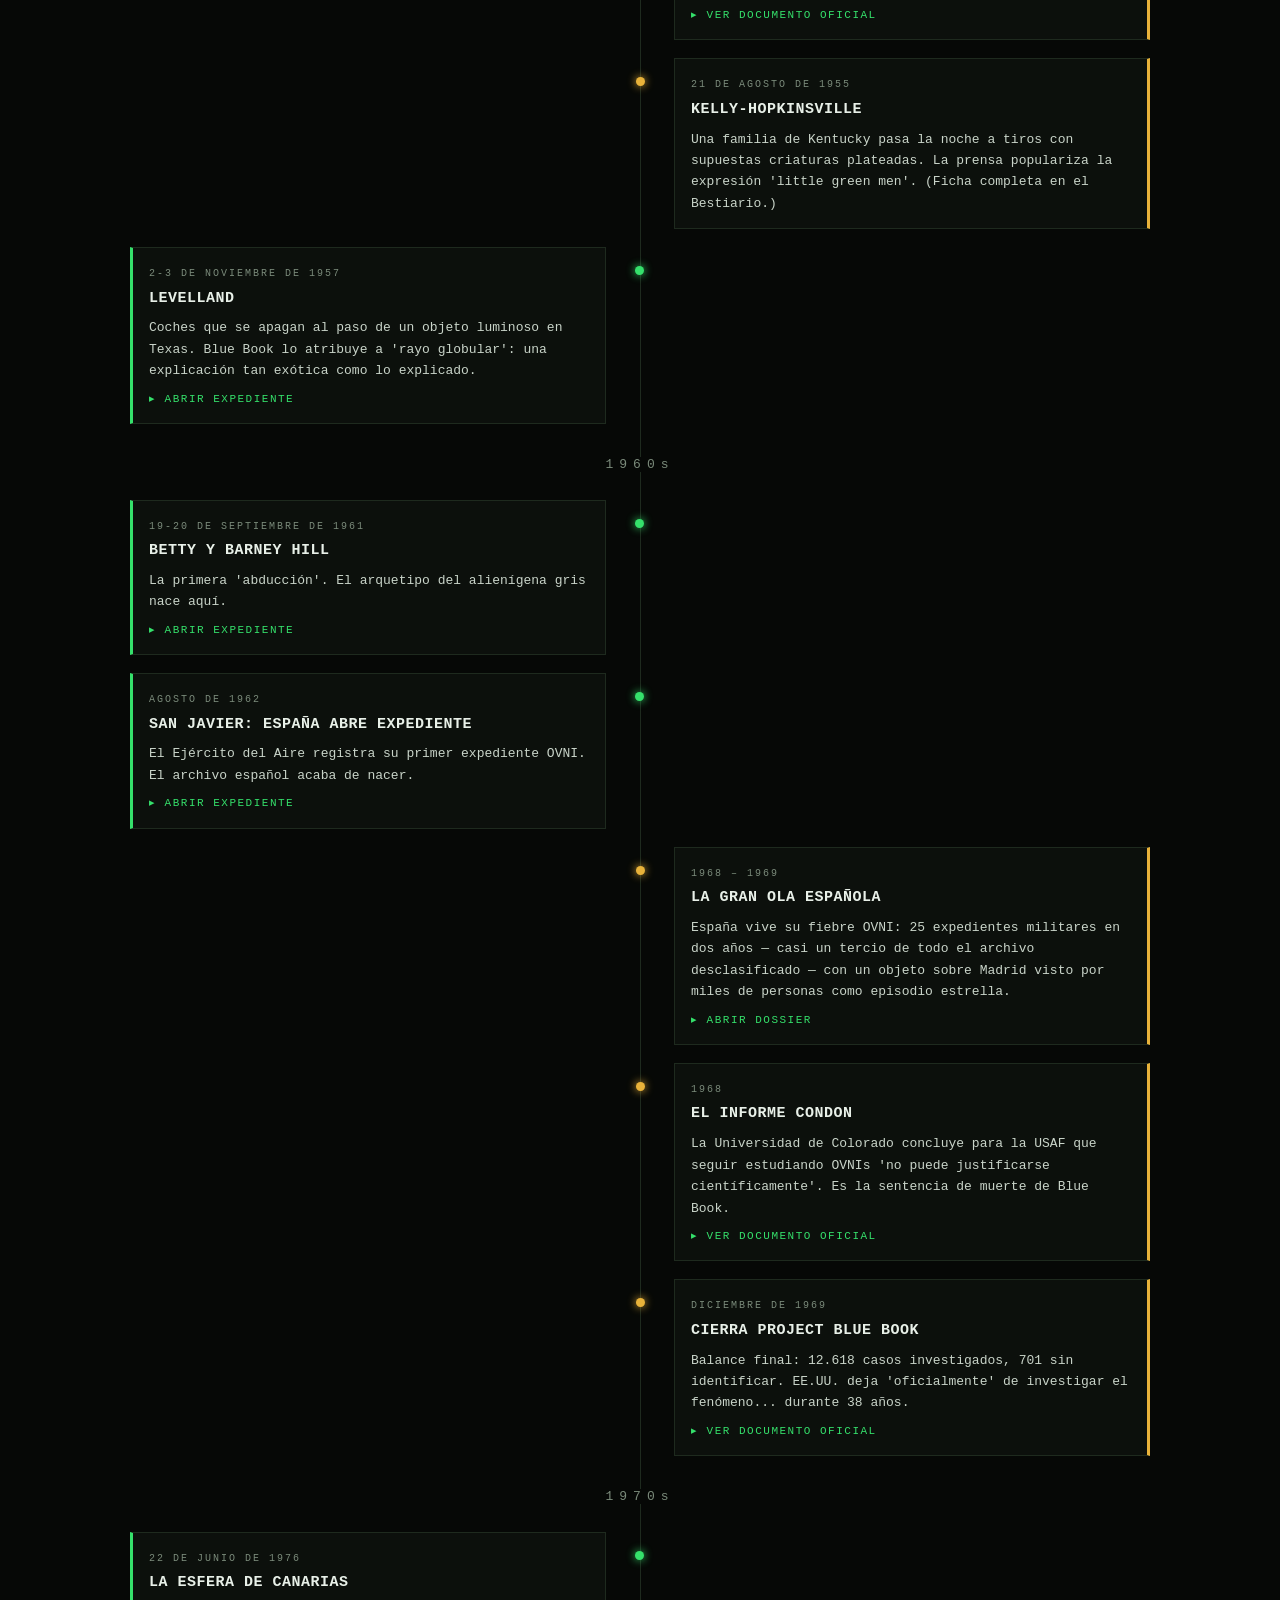
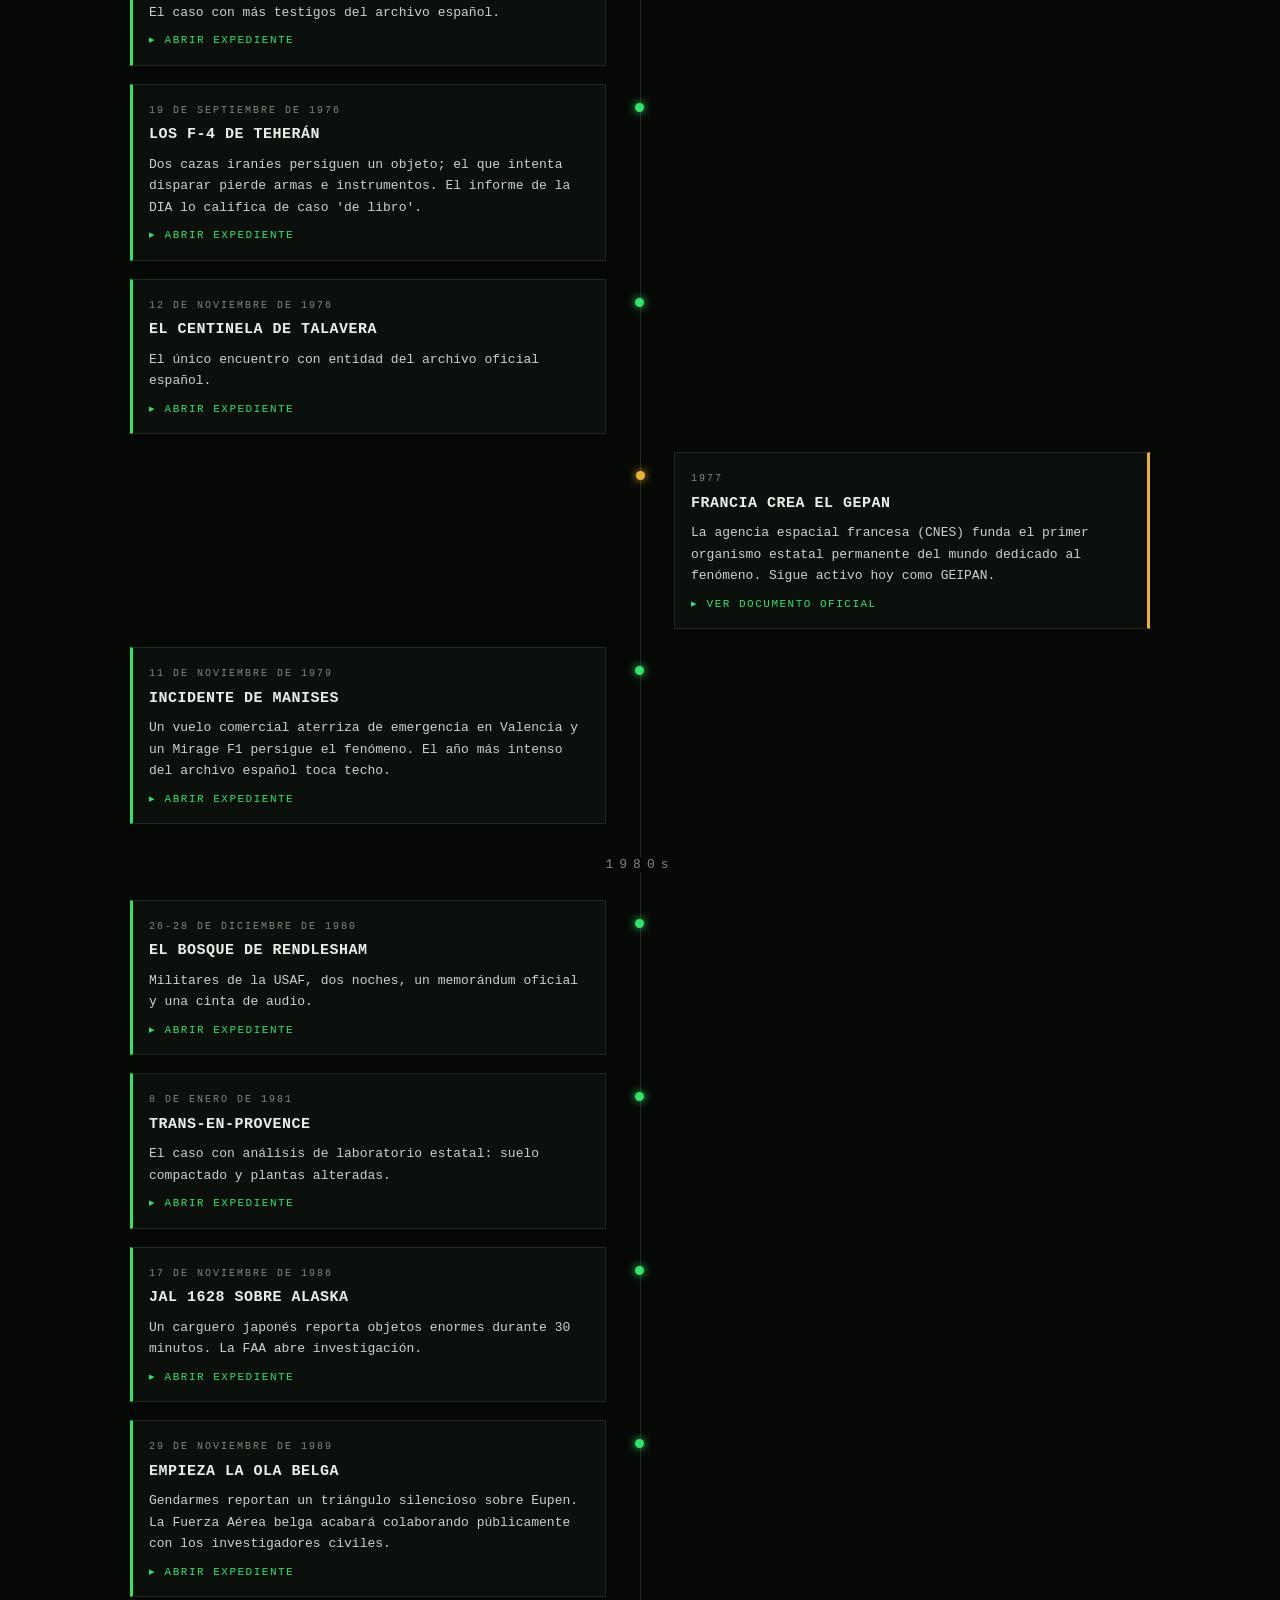
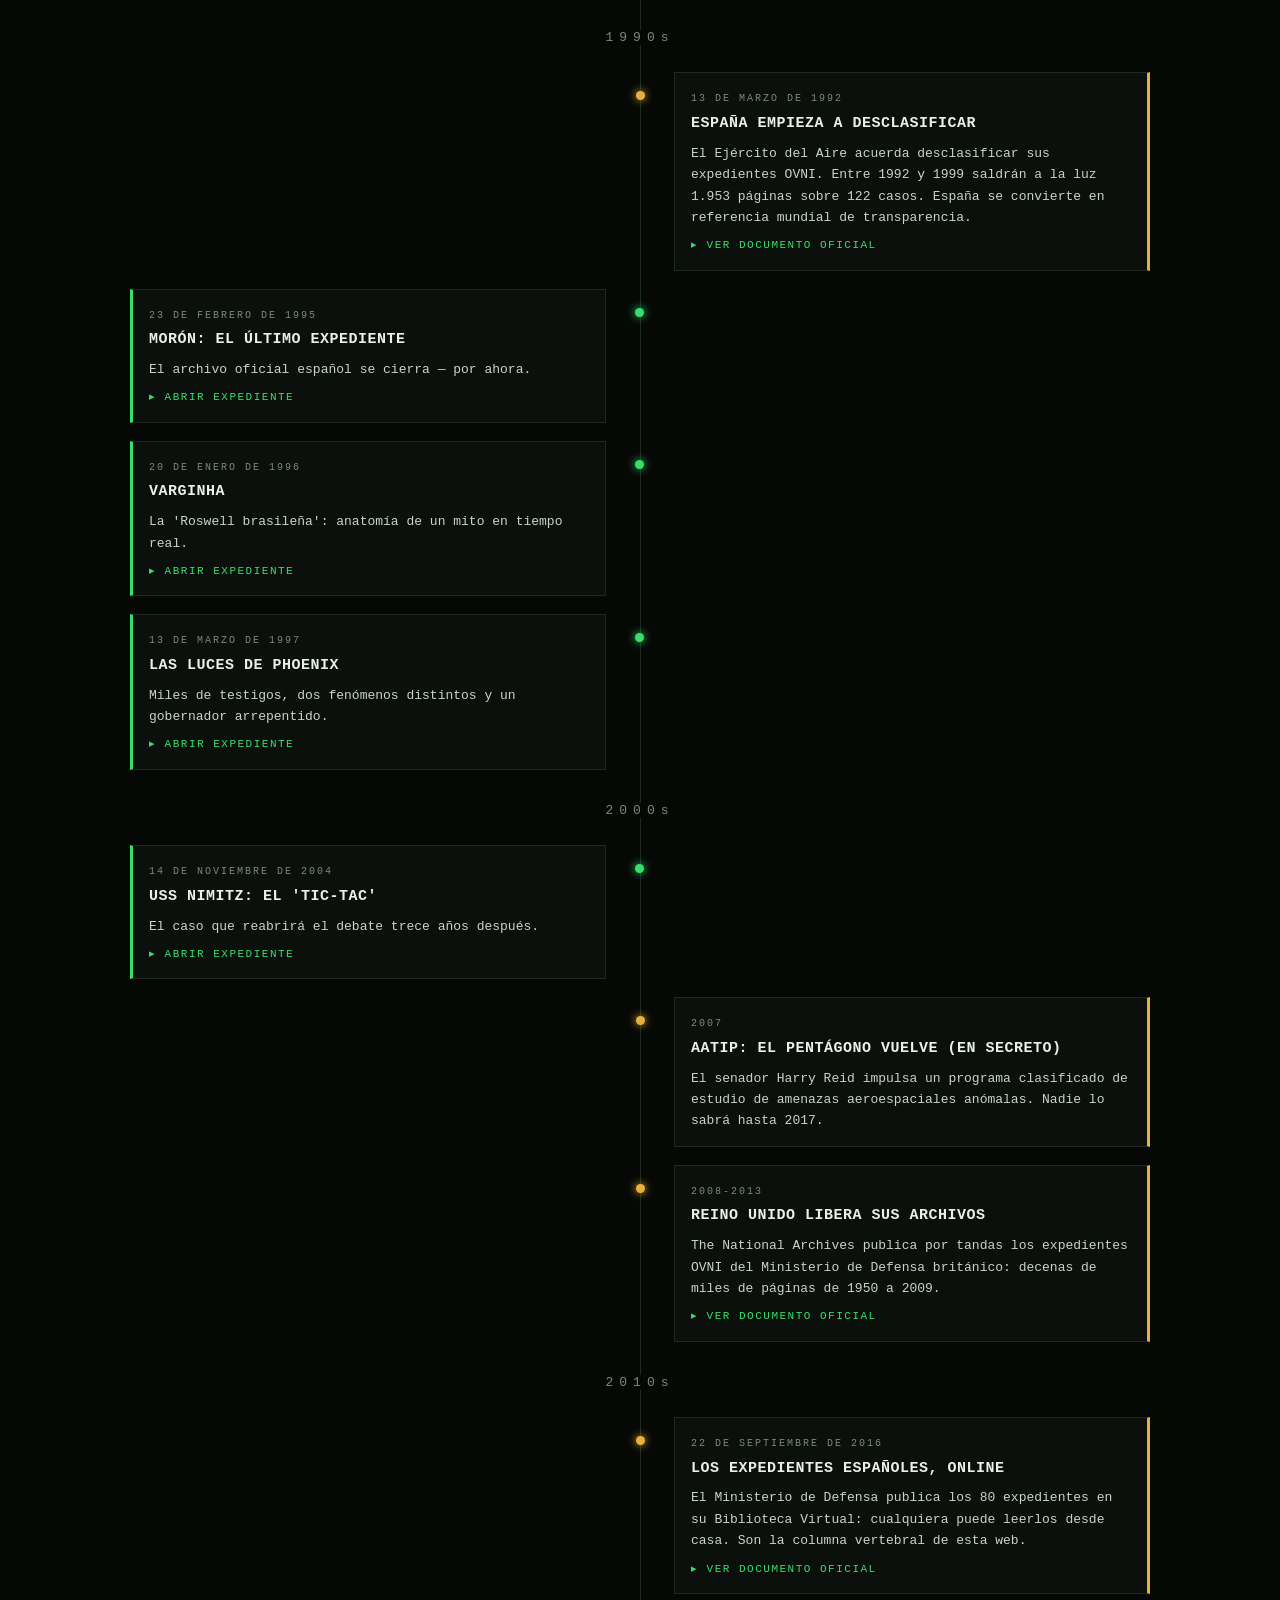
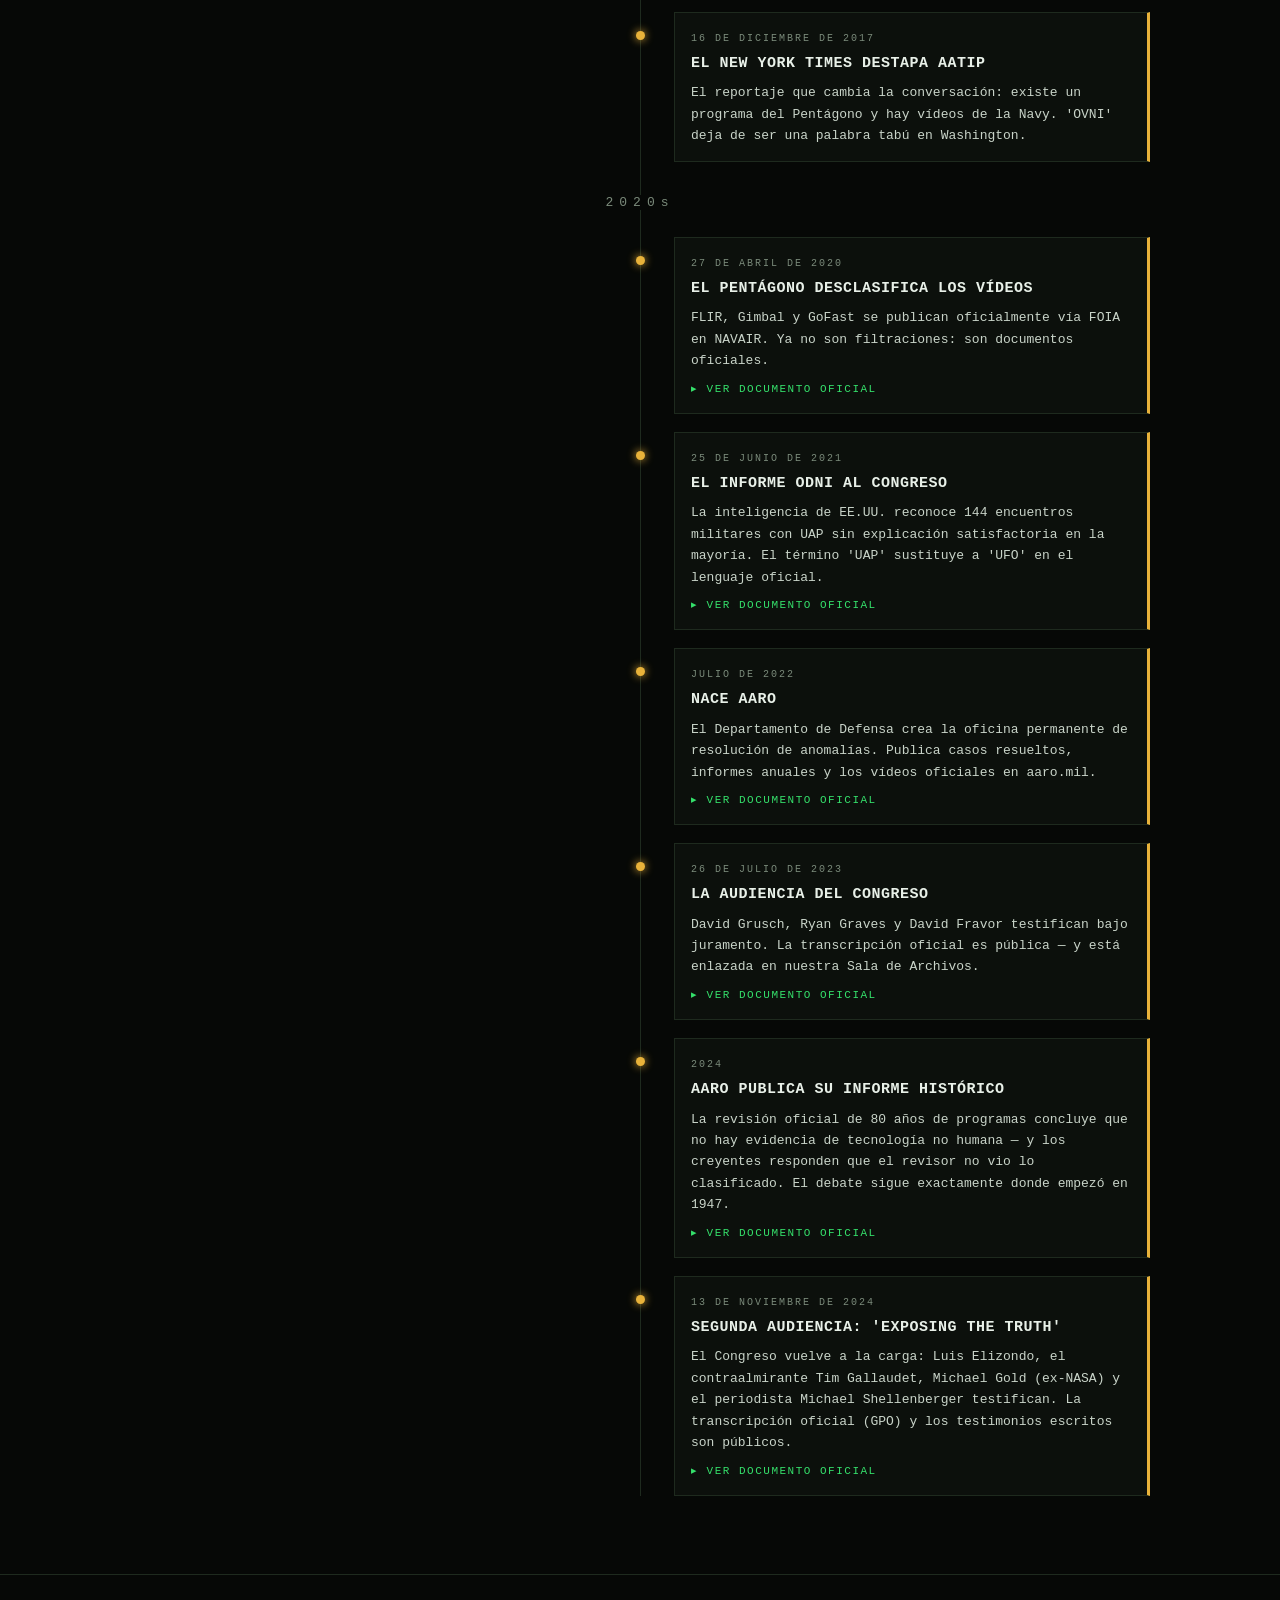
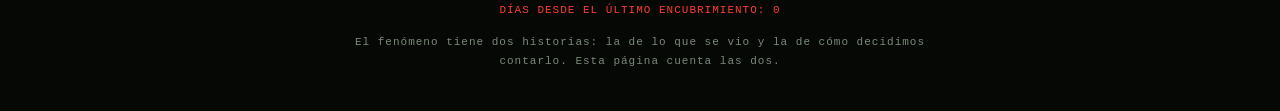
<file: cronologia.html>
<!DOCTYPE html>
<html lang="es">
<head>
  <meta charset="UTF-8">
  <meta name="viewport" content="width=device-width, initial-scale=1.0">
  <title>Cronología — EXPEDIENTE UMBRA</title>
  <meta name="description" content="La historia del fenómeno OVNI/UAP de 1947 a hoy: los casos documentados y la historia política y cultural, en una doble línea de tiempo.">
  <meta property="og:type" content="website">
  <meta property="og:site_name" content="EXPEDIENTE UMBRA">
  <meta property="og:title" content="Cronología — EXPEDIENTE UMBRA">
  <meta property="og:description" content="La historia del fenómeno OVNI/UAP de 1947 a hoy: los casos documentados y la historia política y cultural, en una doble línea de tiempo.">
  <meta property="og:url" content="https://aizetachan.github.io/ufo-repos/cronologia.html">
  <meta property="og:image" content="https://aizetachan.github.io/ufo-repos/assets/social-card.png">
  <meta property="og:image:width" content="1200">
  <meta property="og:image:height" content="630">
  <meta property="og:locale" content="es_ES">
  <meta name="twitter:card" content="summary_large_image">
  <meta name="twitter:title" content="Cronología — EXPEDIENTE UMBRA">
  <meta name="twitter:description" content="La historia del fenómeno OVNI/UAP de 1947 a hoy: los casos documentados y la historia política y cultural, en una doble línea de tiempo.">
  <meta name="twitter:image" content="https://aizetachan.github.io/ufo-repos/assets/social-card.png">
  <meta name="theme-color" content="#060806">

  <link rel="stylesheet" href="assets/style.css">
  <link rel="icon" href="data:image/svg+xml,<svg xmlns='http://www.w3.org/2000/svg' viewBox='0 0 100 100'><text y='.9em' font-size='90'>🛸</text></svg>">
</head>
<body data-pagina="cronologia" data-modo="creyente">

  <header class="cabecera">
    <div class="cabecera-superior">
      <div class="marca">
        <a href="index.html">
          <div class="titulo-sitio">EXPEDIENTE <span class="u">UMBRA</span></div>
          <div class="lema">Archivo desclasificado · La verdad está en los documentos</div>
        </a>
      </div>
      <div class="modo" title="Cambia entre las dos lecturas de cada caso">
        <span class="etiqueta-modo etiqueta-creyente">Creyente</span>
        <div class="interruptor" id="interruptor-modo" role="switch" aria-label="Cambiar entre modo creyente y modo escéptico"></div>
        <span class="etiqueta-modo etiqueta-esceptico">Escéptico</span>
      </div>
    </div>
    <nav class="nav-sitio" id="nav-sitio"></nav>
  </header>

  <main class="contenedor">

    <div class="seccion-titulo">
      <span class="cursor">CRONOLOGÍA DEL FENÓMENO — 1947 → HOY</span>
      <span class="sello verde">Doble carril</span>
    </div>

    <p style="max-width:760px;margin-bottom:10px">
      Ochenta años en una línea de tiempo con dos carriles: a un lado los
      <span style="color:var(--fosforo)">casos</span> (enlazan a su expediente),
      al otro la <span style="color:var(--ambar)">historia</span> — los programas oficiales,
      las desclasificaciones y los giros culturales que explican por qué el fenómeno se cuenta como se cuenta.
    </p>
    <div class="leyenda-cronologia">
      <span class="pastilla pastilla-caso">● CASO</span>
      <span class="pastilla pastilla-historia">● HISTORIA</span>
    </div>

    <div id="cronologia" class="cronologia"></div>

  </main>

  <footer class="pie">
    <p class="contador-encubrimiento">DÍAS DESDE EL ÚLTIMO ENCUBRIMIENTO: 0</p>
    <p class="nota-honesta">El fenómeno tiene dos historias: la de lo que se vio y la de cómo decidimos contarlo. Esta página cuenta las dos.</p>
  </footer>

  <script src="assets/app.js"></script>
</body>
</html>
</file>
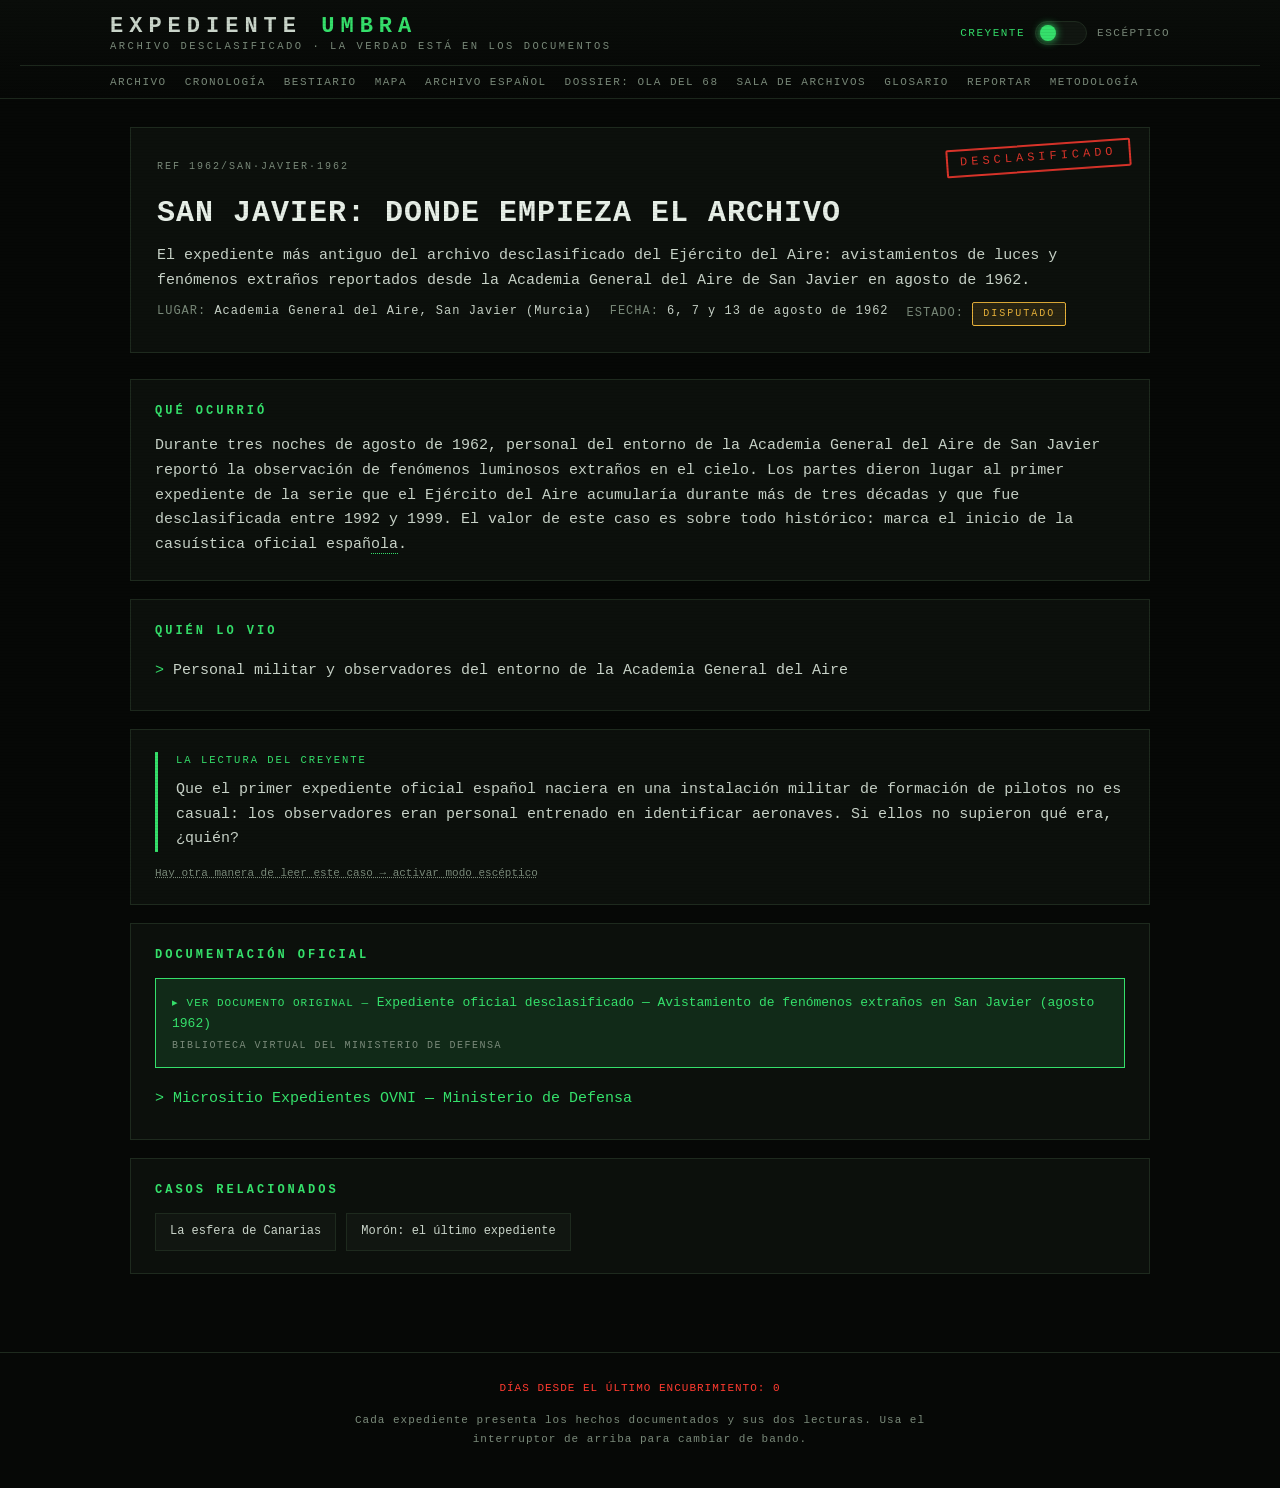
<file: expediente.html>
<!DOCTYPE html>
<html lang="es">
<head>
  <meta charset="UTF-8">
  <meta name="viewport" content="width=device-width, initial-scale=1.0">
  <title>Expediente — EXPEDIENTE UMBRA</title>
  <meta property="og:type" content="website">
  <meta property="og:site_name" content="EXPEDIENTE UMBRA">
  <meta property="og:title" content="Expediente — EXPEDIENTE UMBRA">
  <meta property="og:description" content="Casos OVNI/UAP documentados con fuentes oficiales. Cada expediente enlaza a su documento original desclasificado.">
  <meta property="og:url" content="https://aizetachan.github.io/ufo-repos/expediente.html">
  <meta property="og:image" content="https://aizetachan.github.io/ufo-repos/assets/social-card.png">
  <meta property="og:image:width" content="1200">
  <meta property="og:image:height" content="630">
  <meta property="og:locale" content="es_ES">
  <meta name="twitter:card" content="summary_large_image">
  <meta name="twitter:title" content="Expediente — EXPEDIENTE UMBRA">
  <meta name="twitter:description" content="Casos OVNI/UAP documentados con fuentes oficiales. Cada expediente enlaza a su documento original desclasificado.">
  <meta name="twitter:image" content="https://aizetachan.github.io/ufo-repos/assets/social-card.png">
  <meta name="theme-color" content="#060806">

  <link rel="stylesheet" href="assets/style.css">
  <link rel="icon" href="data:image/svg+xml,<svg xmlns='http://www.w3.org/2000/svg' viewBox='0 0 100 100'><text y='.9em' font-size='90'>🛸</text></svg>">
</head>
<body data-pagina="expediente" data-modo="creyente">

  <header class="cabecera">
    <div class="cabecera-superior">
      <div class="marca">
        <a href="index.html">
          <div class="titulo-sitio">EXPEDIENTE <span class="u">UMBRA</span></div>
          <div class="lema">Archivo desclasificado · La verdad está en los documentos</div>
        </a>
      </div>
      <div class="modo" title="Cambia entre las dos lecturas de cada caso">
        <span class="etiqueta-modo etiqueta-creyente">Creyente</span>
        <div class="interruptor" id="interruptor-modo" role="switch" aria-label="Cambiar entre modo creyente y modo escéptico"></div>
        <span class="etiqueta-modo etiqueta-esceptico">Escéptico</span>
      </div>
    </div>
    <nav class="nav-sitio" id="nav-sitio"></nav>
  </header>

  <main class="contenedor">
    <div id="expediente"></div>
  </main>

  <footer class="pie">
    <p class="contador-encubrimiento">DÍAS DESDE EL ÚLTIMO ENCUBRIMIENTO: 0</p>
    <p class="nota-honesta">
      Cada expediente presenta los hechos documentados y sus dos lecturas.
      Usa el interruptor de arriba para cambiar de bando.
    </p>
  </footer>

  <script src="assets/app.js"></script>
</body>
</html>
</file>
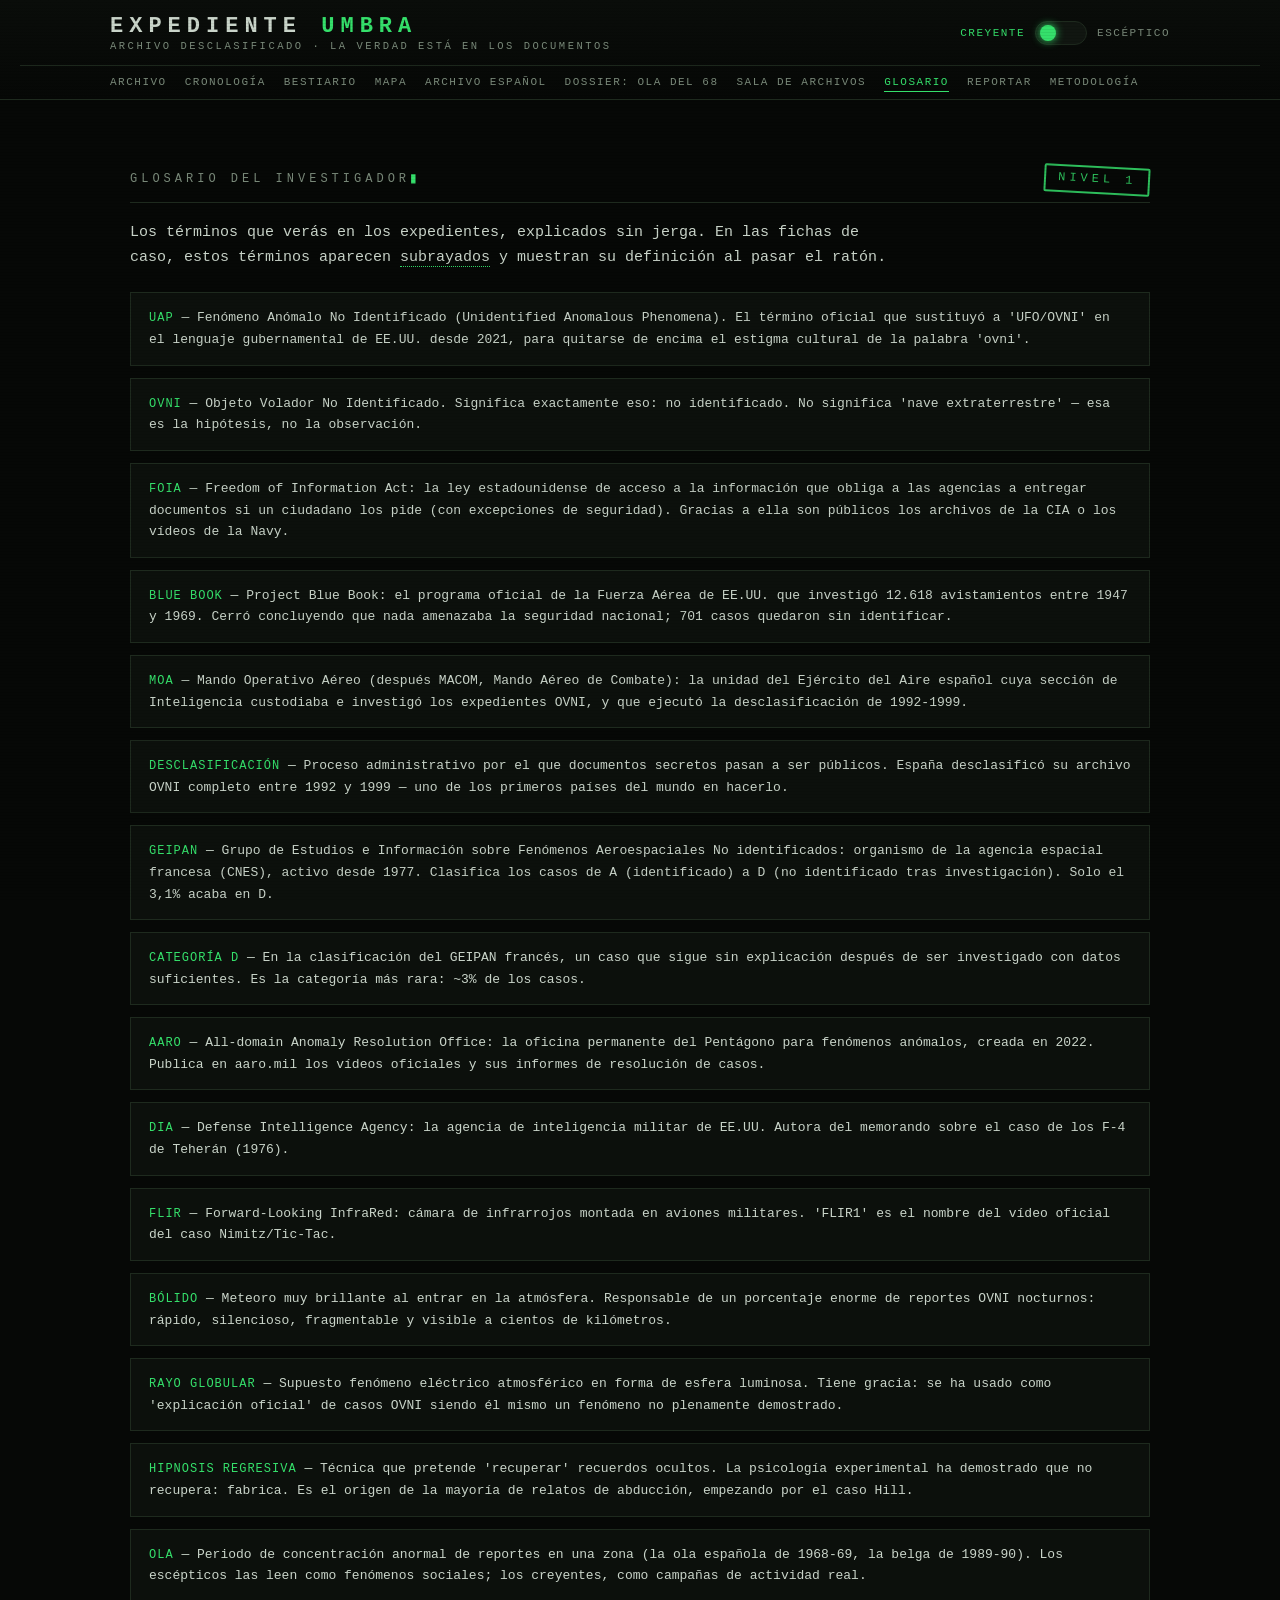
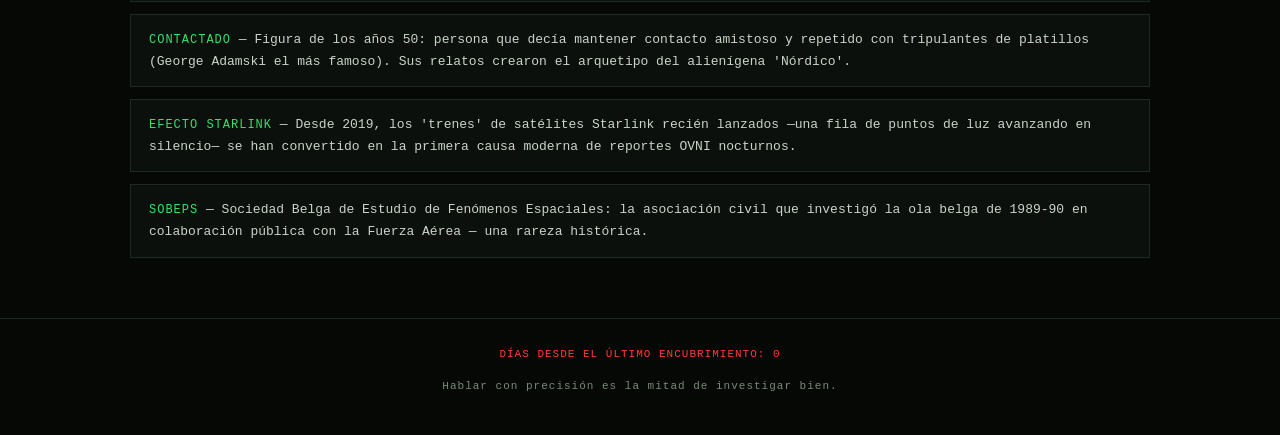
<file: glosario.html>
<!DOCTYPE html>
<html lang="es">
<head>
  <meta charset="UTF-8">
  <meta name="viewport" content="width=device-width, initial-scale=1.0">
  <title>Glosario — EXPEDIENTE UMBRA</title>
  <meta name="description" content="Glosario del investigador: UAP, FOIA, Blue Book, GEIPAN, hipnosis regresiva... los términos del fenómeno OVNI explicados sin jerga.">
  <meta property="og:type" content="website">
  <meta property="og:site_name" content="EXPEDIENTE UMBRA">
  <meta property="og:title" content="Glosario — EXPEDIENTE UMBRA">
  <meta property="og:description" content="Glosario del investigador: UAP, FOIA, Blue Book, GEIPAN, hipnosis regresiva... los términos del fenómeno OVNI explicados sin jerga.">
  <meta property="og:url" content="https://aizetachan.github.io/ufo-repos/glosario.html">
  <meta property="og:image" content="https://aizetachan.github.io/ufo-repos/assets/social-card.png">
  <meta property="og:image:width" content="1200">
  <meta property="og:image:height" content="630">
  <meta property="og:locale" content="es_ES">
  <meta name="twitter:card" content="summary_large_image">
  <meta name="twitter:title" content="Glosario — EXPEDIENTE UMBRA">
  <meta name="twitter:description" content="Glosario del investigador: UAP, FOIA, Blue Book, GEIPAN, hipnosis regresiva... los términos del fenómeno OVNI explicados sin jerga.">
  <meta name="twitter:image" content="https://aizetachan.github.io/ufo-repos/assets/social-card.png">
  <meta name="theme-color" content="#060806">

  <link rel="stylesheet" href="assets/style.css">
  <link rel="icon" href="data:image/svg+xml,<svg xmlns='http://www.w3.org/2000/svg' viewBox='0 0 100 100'><text y='.9em' font-size='90'>🛸</text></svg>">
</head>
<body data-pagina="glosario" data-modo="creyente">

  <header class="cabecera">
    <div class="cabecera-superior">
      <div class="marca">
        <a href="index.html">
          <div class="titulo-sitio">EXPEDIENTE <span class="u">UMBRA</span></div>
          <div class="lema">Archivo desclasificado · La verdad está en los documentos</div>
        </a>
      </div>
      <div class="modo" title="Cambia entre las dos lecturas de cada caso">
        <span class="etiqueta-modo etiqueta-creyente">Creyente</span>
        <div class="interruptor" id="interruptor-modo" role="switch" aria-label="Cambiar entre modo creyente y modo escéptico"></div>
        <span class="etiqueta-modo etiqueta-esceptico">Escéptico</span>
      </div>
    </div>
    <nav class="nav-sitio" id="nav-sitio"></nav>
  </header>

  <main class="contenedor">

    <div class="seccion-titulo">
      <span class="cursor">GLOSARIO DEL INVESTIGADOR</span>
      <span class="sello verde">Nivel 1</span>
    </div>

    <p style="max-width:760px;margin-bottom:22px">
      Los términos que verás en los expedientes, explicados sin jerga. En las fichas de caso,
      estos términos aparecen <span class="termino" data-def="Exactamente así. Pasa el ratón por encima y aparece la definición.">subrayados</span>
      y muestran su definición al pasar el ratón.
    </p>

    <div id="glosario" class="lista-glosario"></div>

  </main>

  <footer class="pie">
    <p class="contador-encubrimiento">DÍAS DESDE EL ÚLTIMO ENCUBRIMIENTO: 0</p>
    <p class="nota-honesta">Hablar con precisión es la mitad de investigar bien.</p>
  </footer>

  <script src="assets/app.js"></script>
</body>
</html>
</file>
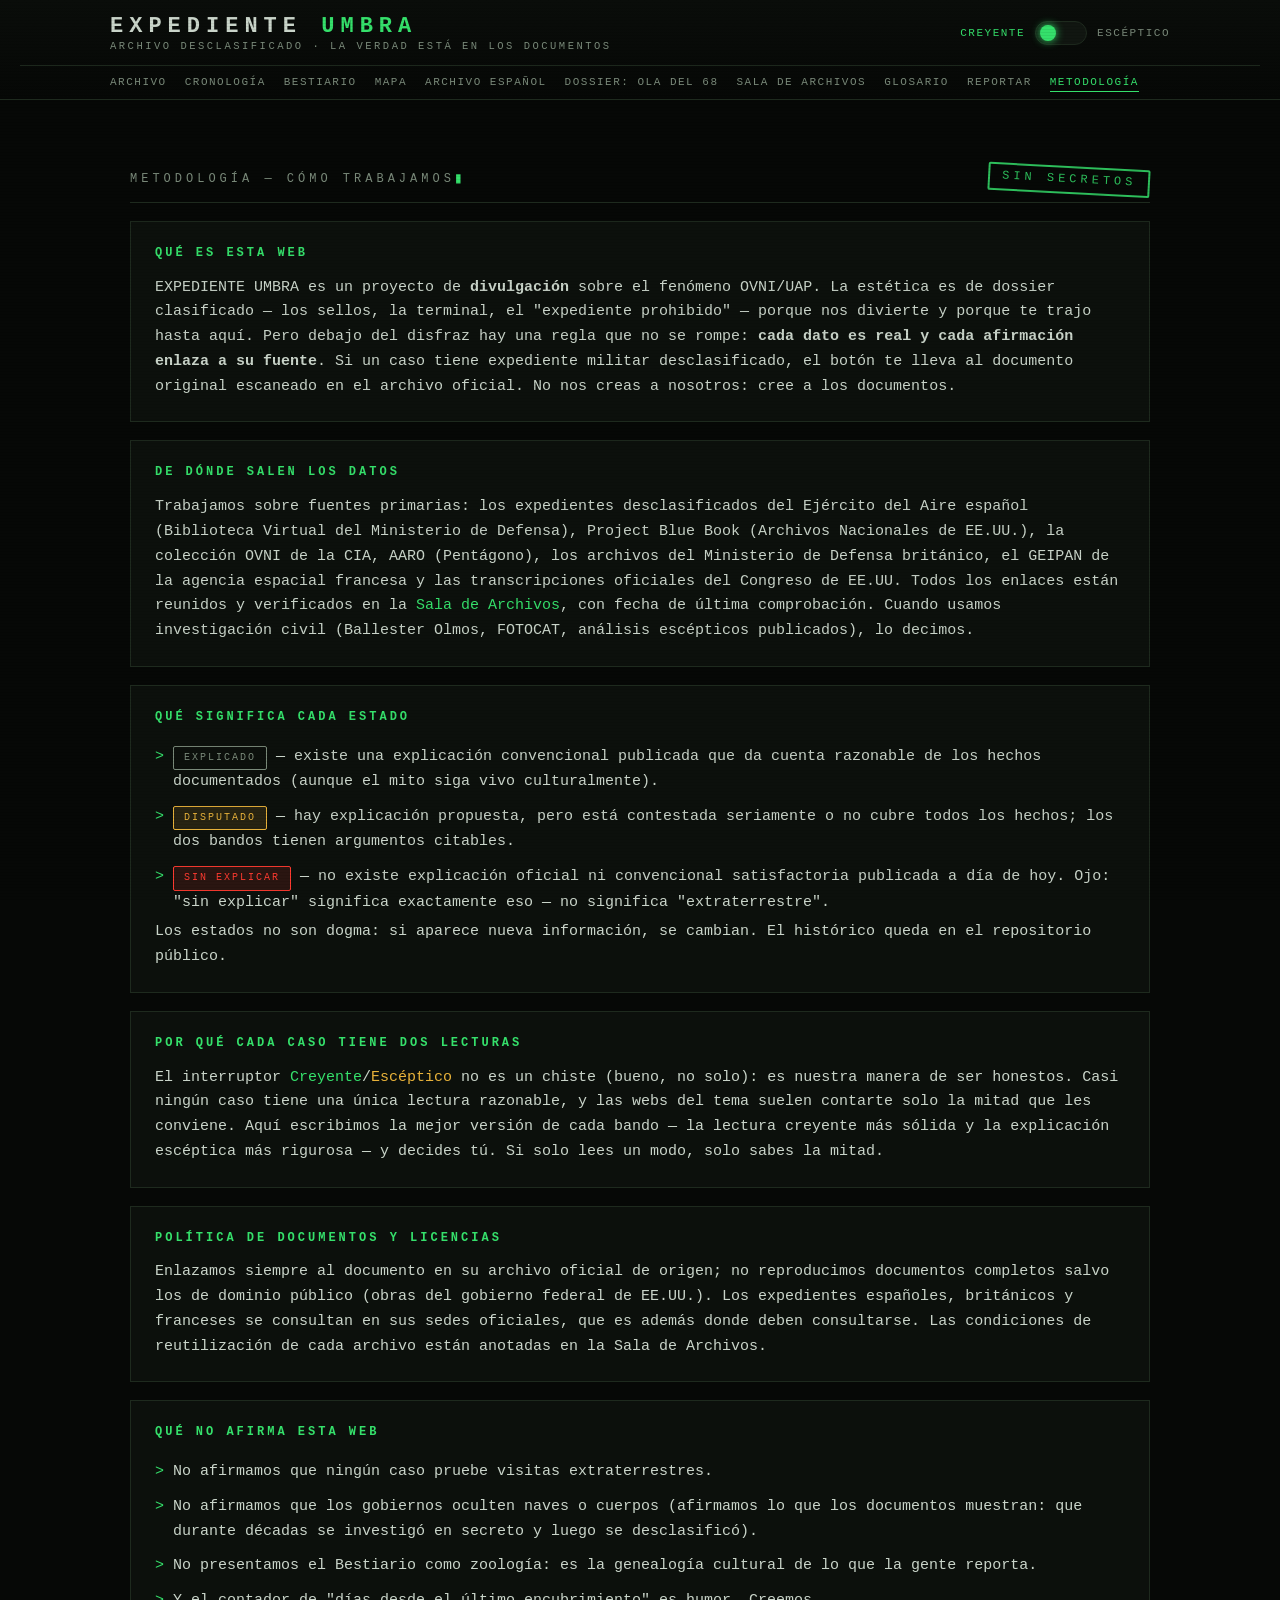
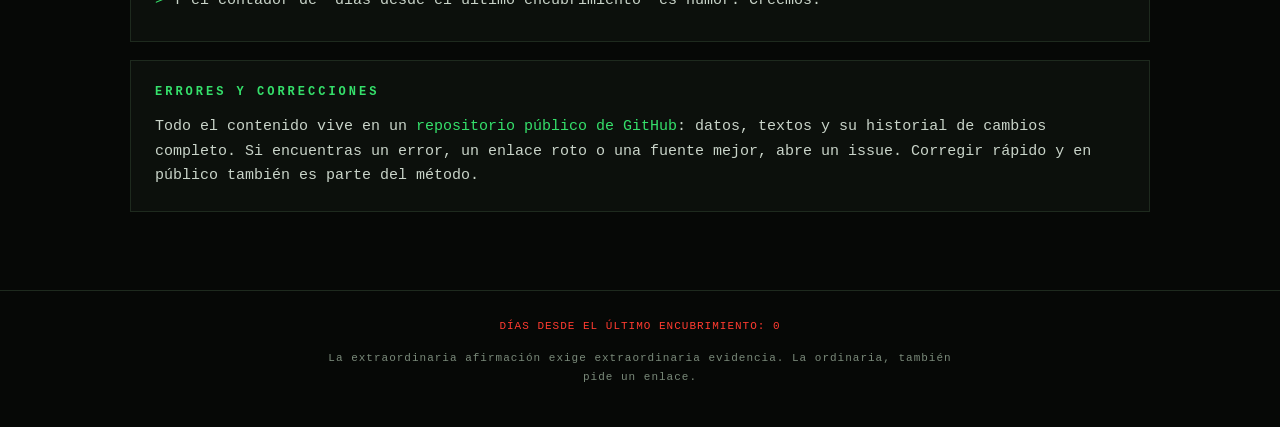
<file: metodologia.html>
<!DOCTYPE html>
<html lang="es">
<head>
  <meta charset="UTF-8">
  <meta name="viewport" content="width=device-width, initial-scale=1.0">
  <title>Metodología — EXPEDIENTE UMBRA</title>
  <meta name="description" content="Cómo trabajamos: criterios de selección de casos, qué significa cada estado, por qué cada afirmación enlaza a su documento original y qué no afirma esta web.">
  <meta property="og:type" content="website">
  <meta property="og:site_name" content="EXPEDIENTE UMBRA">
  <meta property="og:title" content="Metodología — EXPEDIENTE UMBRA">
  <meta property="og:description" content="Cómo trabajamos: criterios de selección de casos, qué significa cada estado, por qué cada afirmación enlaza a su documento original y qué no afirma esta web.">
  <meta property="og:url" content="https://aizetachan.github.io/ufo-repos/metodologia.html">
  <meta property="og:image" content="https://aizetachan.github.io/ufo-repos/assets/social-card.png">
  <meta property="og:image:width" content="1200">
  <meta property="og:image:height" content="630">
  <meta property="og:locale" content="es_ES">
  <meta name="twitter:card" content="summary_large_image">
  <meta name="twitter:title" content="Metodología — EXPEDIENTE UMBRA">
  <meta name="twitter:description" content="Cómo trabajamos: criterios de selección de casos, qué significa cada estado, por qué cada afirmación enlaza a su documento original y qué no afirma esta web.">
  <meta name="twitter:image" content="https://aizetachan.github.io/ufo-repos/assets/social-card.png">
  <meta name="theme-color" content="#060806">

  <link rel="stylesheet" href="assets/style.css">
  <link rel="icon" href="data:image/svg+xml,<svg xmlns='http://www.w3.org/2000/svg' viewBox='0 0 100 100'><text y='.9em' font-size='90'>🛸</text></svg>">
</head>
<body data-pagina="metodologia" data-modo="creyente">

  <header class="cabecera">
    <div class="cabecera-superior">
      <div class="marca">
        <a href="index.html">
          <div class="titulo-sitio">EXPEDIENTE <span class="u">UMBRA</span></div>
          <div class="lema">Archivo desclasificado · La verdad está en los documentos</div>
        </a>
      </div>
      <div class="modo" title="Cambia entre las dos lecturas de cada caso">
        <span class="etiqueta-modo etiqueta-creyente">Creyente</span>
        <div class="interruptor" id="interruptor-modo" role="switch" aria-label="Cambiar entre modo creyente y modo escéptico"></div>
        <span class="etiqueta-modo etiqueta-esceptico">Escéptico</span>
      </div>
    </div>
    <nav class="nav-sitio" id="nav-sitio"></nav>
  </header>

  <main class="contenedor">

    <div class="seccion-titulo">
      <span class="cursor">METODOLOGÍA — CÓMO TRABAJAMOS</span>
      <span class="sello verde">Sin secretos</span>
    </div>

    <div class="bloque">
      <h2>Qué es esta web</h2>
      <p>EXPEDIENTE UMBRA es un proyecto de <b>divulgación</b> sobre el fenómeno OVNI/UAP.
      La estética es de dossier clasificado — los sellos, la terminal, el "expediente prohibido" —
      porque nos divierte y porque te trajo hasta aquí. Pero debajo del disfraz hay una regla
      que no se rompe: <b>cada dato es real y cada afirmación enlaza a su fuente</b>.
      Si un caso tiene expediente militar desclasificado, el botón te lleva al documento
      original escaneado en el archivo oficial. No nos creas a nosotros: cree a los documentos.</p>
    </div>

    <div class="bloque">
      <h2>De dónde salen los datos</h2>
      <p>Trabajamos sobre fuentes primarias: los expedientes desclasificados del Ejército del
      Aire español (Biblioteca Virtual del Ministerio de Defensa), Project Blue Book (Archivos
      Nacionales de EE.UU.), la colección OVNI de la CIA, AARO (Pentágono), los archivos del
      Ministerio de Defensa británico, el GEIPAN de la agencia espacial francesa y las
      transcripciones oficiales del Congreso de EE.UU. Todos los enlaces están reunidos y
      verificados en la <a href="archivos.html">Sala de Archivos</a>, con fecha de última
      comprobación. Cuando usamos investigación civil (Ballester Olmos, FOTOCAT, análisis
      escépticos publicados), lo decimos.</p>
    </div>

    <div class="bloque">
      <h2>Qué significa cada estado</h2>
      <ul>
        <li><span class="estado estado-explicado">EXPLICADO</span> — existe una explicación convencional publicada que da cuenta razonable de los hechos documentados (aunque el mito siga vivo culturalmente).</li>
        <li><span class="estado estado-disputado">DISPUTADO</span> — hay explicación propuesta, pero está contestada seriamente o no cubre todos los hechos; los dos bandos tienen argumentos citables.</li>
        <li><span class="estado estado-sin_explicar">SIN EXPLICAR</span> — no existe explicación oficial ni convencional satisfactoria publicada a día de hoy. Ojo: "sin explicar" significa exactamente eso — no significa "extraterrestre".</li>
      </ul>
      <p>Los estados no son dogma: si aparece nueva información, se cambian. El histórico queda en el repositorio público.</p>
    </div>

    <div class="bloque">
      <h2>Por qué cada caso tiene dos lecturas</h2>
      <p>El interruptor <span style="color:var(--fosforo)">Creyente</span>/<span style="color:var(--ambar)">Escéptico</span>
      no es un chiste (bueno, no solo): es nuestra manera de ser honestos. Casi ningún caso
      tiene una única lectura razonable, y las webs del tema suelen contarte solo la mitad
      que les conviene. Aquí escribimos la mejor versión de cada bando — la lectura creyente
      más sólida y la explicación escéptica más rigurosa — y decides tú. Si solo lees un modo,
      solo sabes la mitad.</p>
    </div>

    <div class="bloque">
      <h2>Política de documentos y licencias</h2>
      <p>Enlazamos siempre al documento en su archivo oficial de origen; no reproducimos
      documentos completos salvo los de dominio público (obras del gobierno federal de EE.UU.).
      Los expedientes españoles, británicos y franceses se consultan en sus sedes oficiales,
      que es además donde deben consultarse. Las condiciones de reutilización de cada archivo
      están anotadas en la Sala de Archivos.</p>
    </div>

    <div class="bloque">
      <h2>Qué NO afirma esta web</h2>
      <ul>
        <li>No afirmamos que ningún caso pruebe visitas extraterrestres.</li>
        <li>No afirmamos que los gobiernos oculten naves o cuerpos (afirmamos lo que los documentos muestran: que durante décadas se investigó en secreto y luego se desclasificó).</li>
        <li>No presentamos el Bestiario como zoología: es la genealogía cultural de lo que la gente reporta.</li>
        <li>Y el contador de "días desde el último encubrimiento" es humor. Creemos.</li>
      </ul>
    </div>

    <div class="bloque">
      <h2>Errores y correcciones</h2>
      <p>Todo el contenido vive en un
      <a href="https://github.com/aizetachan/ufo-repos" target="_blank" rel="noopener">repositorio público de GitHub</a>:
      datos, textos y su historial de cambios completo. Si encuentras un error, un enlace roto
      o una fuente mejor, abre un issue. Corregir rápido y en público también es parte del método.</p>
    </div>

  </main>

  <footer class="pie">
    <p class="contador-encubrimiento">DÍAS DESDE EL ÚLTIMO ENCUBRIMIENTO: 0</p>
    <p class="nota-honesta">La extraordinaria afirmación exige extraordinaria evidencia. La ordinaria, también pide un enlace.</p>
  </footer>

  <script src="assets/app.js"></script>
</body>
</html>
</file>
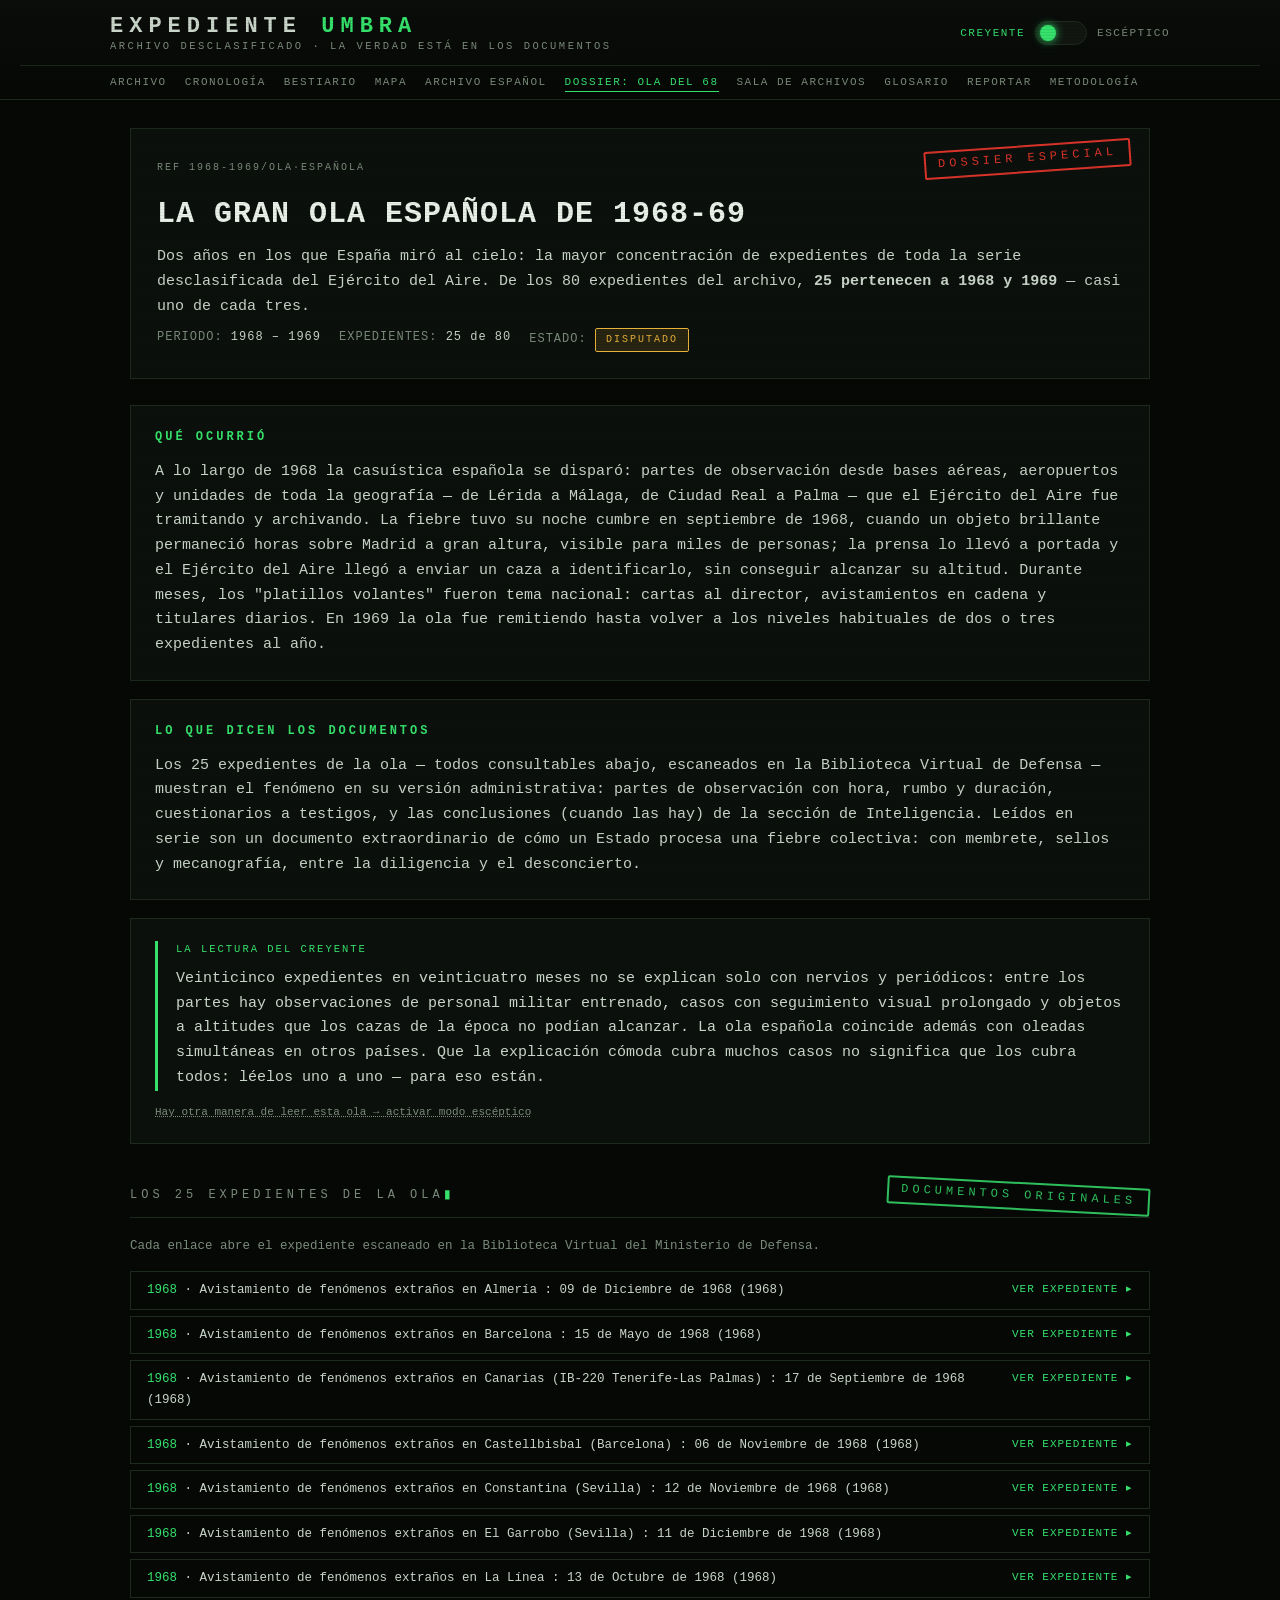
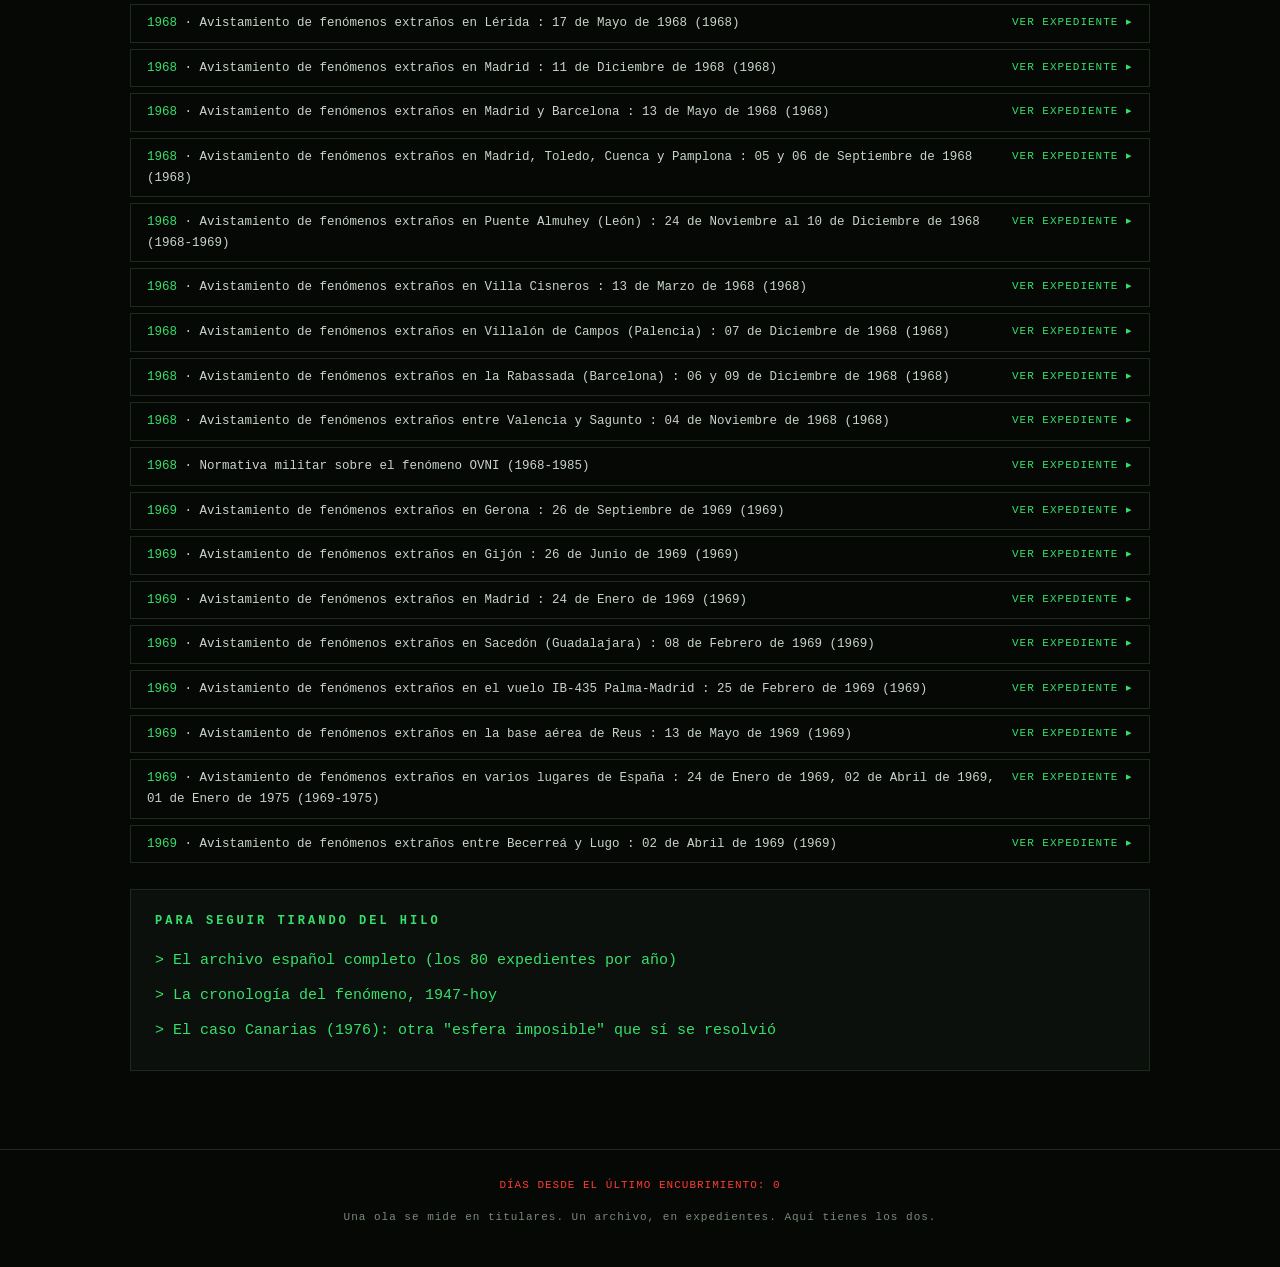
<file: ola68.html>
<!DOCTYPE html>
<html lang="es">
<head>
  <meta charset="UTF-8">
  <meta name="viewport" content="width=device-width, initial-scale=1.0">
  <title>Dossier: la gran ola española de 1968-69 — EXPEDIENTE UMBRA</title>
  <meta name="description" content="Dos años, 25 expedientes militares: la mayor concentración de avistamientos del archivo desclasificado español, con enlace a cada documento original del Ministerio de Defensa.">
  <meta property="og:type" content="website">
  <meta property="og:site_name" content="EXPEDIENTE UMBRA">
  <meta property="og:title" content="Dossier: la gran ola española de 1968-69 — EXPEDIENTE UMBRA">
  <meta property="og:description" content="Dos años, 25 expedientes militares: la mayor concentración de avistamientos del archivo desclasificado español, con enlace a cada documento original.">
  <meta property="og:url" content="https://aizetachan.github.io/ufo-repos/ola68.html">
  <meta property="og:image" content="https://aizetachan.github.io/ufo-repos/assets/social-card.png">
  <meta property="og:image:width" content="1200">
  <meta property="og:image:height" content="630">
  <meta property="og:locale" content="es_ES">
  <meta name="twitter:card" content="summary_large_image">
  <meta name="twitter:title" content="Dossier: la gran ola española de 1968-69 — EXPEDIENTE UMBRA">
  <meta name="twitter:description" content="Dos años, 25 expedientes militares: la mayor concentración de avistamientos del archivo desclasificado español.">
  <meta name="twitter:image" content="https://aizetachan.github.io/ufo-repos/assets/social-card.png">
  <meta name="theme-color" content="#060806">

  <link rel="stylesheet" href="assets/style.css">
  <link rel="icon" href="data:image/svg+xml,<svg xmlns='http://www.w3.org/2000/svg' viewBox='0 0 100 100'><text y='.9em' font-size='90'>🛸</text></svg>">
</head>
<body data-pagina="ola68" data-modo="creyente">

  <header class="cabecera">
    <div class="cabecera-superior">
      <div class="marca">
        <a href="index.html">
          <div class="titulo-sitio">EXPEDIENTE <span class="u">UMBRA</span></div>
          <div class="lema">Archivo desclasificado · La verdad está en los documentos</div>
        </a>
      </div>
      <div class="modo" title="Cambia entre las dos lecturas de cada caso">
        <span class="etiqueta-modo etiqueta-creyente">Creyente</span>
        <div class="interruptor" id="interruptor-modo" role="switch" aria-label="Cambiar entre modo creyente y modo escéptico"></div>
        <span class="etiqueta-modo etiqueta-esceptico">Escéptico</span>
      </div>
    </div>
    <nav class="nav-sitio" id="nav-sitio"></nav>
  </header>

  <main class="contenedor">

    <div class="expediente-cabecera">
      <span class="sello">Dossier especial</span>
      <span style="font-size:10px;letter-spacing:2px;color:var(--tinta-tenue)">REF 1968-1969/OLA·ESPAÑOLA</span>
      <h1>La gran ola española de 1968-69</h1>
      <p>Dos años en los que España miró al cielo: la mayor concentración de expedientes de
      toda la serie desclasificada del Ejército del Aire. De los 80 expedientes del archivo,
      <b>25 pertenecen a 1968 y 1969</b> — casi uno de cada tres.</p>
      <div class="meta">
        <span>PERIODO: <b>1968 – 1969</b></span>
        <span>EXPEDIENTES: <b>25 de 80</b></span>
        <span>ESTADO: <span class="estado estado-disputado">DISPUTADO</span></span>
      </div>
    </div>

    <div class="bloque">
      <h2>Qué ocurrió</h2>
      <p>A lo largo de 1968 la casuística española se disparó: partes de observación desde
      bases aéreas, aeropuertos y unidades de toda la geografía — de Lérida a Málaga, de
      Ciudad Real a Palma — que el Ejército del Aire fue tramitando y archivando. La fiebre
      tuvo su noche cumbre en septiembre de 1968, cuando un objeto brillante permaneció
      horas sobre Madrid a gran altura, visible para miles de personas; la prensa lo llevó
      a portada y el Ejército del Aire llegó a enviar un caza a identificarlo, sin conseguir
      alcanzar su altitud. Durante meses, los "platillos volantes" fueron tema nacional:
      cartas al director, avistamientos en cadena y titulares diarios. En 1969 la ola fue
      remitiendo hasta volver a los niveles habituales de dos o tres expedientes al año.</p>
    </div>

    <div class="bloque">
      <h2>Lo que dicen los documentos</h2>
      <p>Los 25 expedientes de la ola — todos consultables abajo, escaneados en la Biblioteca
      Virtual de Defensa — muestran el fenómeno en su versión administrativa: partes de
      observación con hora, rumbo y duración, cuestionarios a testigos, y las conclusiones
      (cuando las hay) de la sección de Inteligencia. Leídos en serie son un documento
      extraordinario de cómo un Estado procesa una fiebre colectiva: con membrete, sellos
      y mecanografía, entre la diligencia y el desconcierto.</p>
    </div>

    <div class="bloque solo-creyente">
      <div class="version version-creyente">
        <div class="quien">La lectura del creyente</div>
        <p>Veinticinco expedientes en veinticuatro meses no se explican solo con nervios y
        periódicos: entre los partes hay observaciones de personal militar entrenado, casos
        con seguimiento visual prolongado y objetos a altitudes que los cazas de la época no
        podían alcanzar. La ola española coincide además con oleadas simultáneas en otros
        países. Que la explicación cómoda cubra muchos casos no significa que los cubra todos:
        léelos uno a uno — para eso están.</p>
      </div>
      <p class="aviso-otra-version">Hay otra manera de leer esta ola → activar modo escéptico</p>
    </div>

    <div class="bloque solo-esceptico">
      <div class="version version-esceptico">
        <div class="quien">La lectura del escéptico</div>
        <p>La ola del 68 tiene dos motores bien documentados. Uno técnico: aquellos años los
        globos estratosféricos de investigación — enormes, brillantes al sol del atardecer y
        volando a alturas inalcanzables — cruzaban con frecuencia la península desde Francia,
        y encajan con los episodios más célebres, incluido el objeto de Madrid que un caza no
        pudo alcanzar (exactamente lo que ocurre al perseguir un globo a 30 km de altura). Y
        otro social: cada portada generaba una cosecha de nuevos reportes al día siguiente —
        el ciclo clásico de retroalimentación mediática. Cuando el tema salió de portada,
        la ola terminó.</p>
      </div>
      <p class="aviso-otra-version">Hay otra manera de leer esta ola → activar modo creyente</p>
    </div>

    <div class="seccion-titulo">
      <span class="cursor">LOS 25 EXPEDIENTES DE LA OLA</span>
      <span class="sello verde">Documentos originales</span>
    </div>
    <p style="font-size:12.5px;color:var(--tinta-tenue);margin-bottom:14px">
      Cada enlace abre el expediente escaneado en la Biblioteca Virtual del Ministerio de Defensa.
    </p>
    <div id="expedientes-ola"></div>

    <div class="bloque" style="margin-top:26px">
      <h2>Para seguir tirando del hilo</h2>
      <ul>
        <li><a href="archivo-espanol.html">El archivo español completo (los 80 expedientes por año)</a></li>
        <li><a href="cronologia.html">La cronología del fenómeno, 1947-hoy</a></li>
        <li><a href="expediente.html?id=canarias-1976">El caso Canarias (1976): otra "esfera imposible" que sí se resolvió</a></li>
      </ul>
    </div>

  </main>

  <footer class="pie">
    <p class="contador-encubrimiento">DÍAS DESDE EL ÚLTIMO ENCUBRIMIENTO: 0</p>
    <p class="nota-honesta">Una ola se mide en titulares. Un archivo, en expedientes. Aquí tienes los dos.</p>
  </footer>

  <script src="assets/app.js"></script>
</body>
</html>
</file>
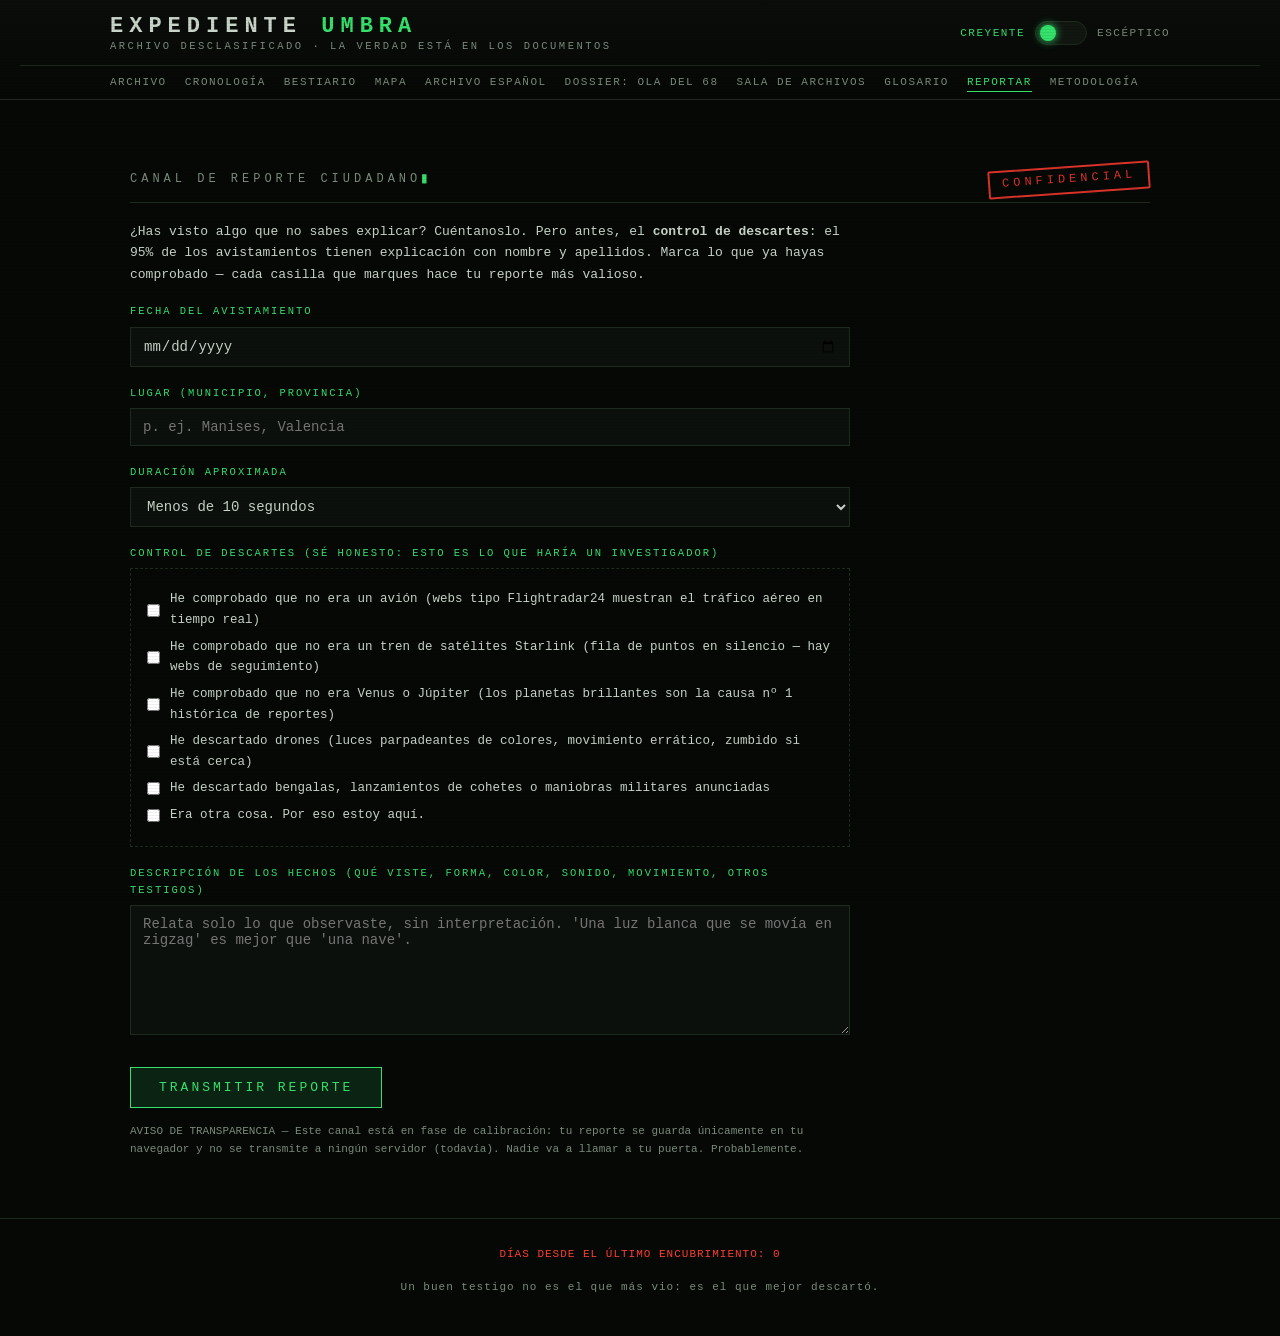
<file: reportar.html>
<!DOCTYPE html>
<html lang="es">
<head>
  <meta charset="UTF-8">
  <meta name="viewport" content="width=device-width, initial-scale=1.0">
  <title>Reportar avistamiento — EXPEDIENTE UMBRA</title>
  <meta name="description" content="Reporta tu avistamiento OVNI. Antes, pasa el control de descartes: la mayoría de los ovnis tienen nombre y apellidos.">
  <meta property="og:type" content="website">
  <meta property="og:site_name" content="EXPEDIENTE UMBRA">
  <meta property="og:title" content="Reportar avistamiento — EXPEDIENTE UMBRA">
  <meta property="og:description" content="Reporta tu avistamiento OVNI. Antes, pasa el control de descartes: la mayoría de los ovnis tienen nombre y apellidos.">
  <meta property="og:url" content="https://aizetachan.github.io/ufo-repos/reportar.html">
  <meta property="og:image" content="https://aizetachan.github.io/ufo-repos/assets/social-card.png">
  <meta property="og:image:width" content="1200">
  <meta property="og:image:height" content="630">
  <meta property="og:locale" content="es_ES">
  <meta name="twitter:card" content="summary_large_image">
  <meta name="twitter:title" content="Reportar avistamiento — EXPEDIENTE UMBRA">
  <meta name="twitter:description" content="Reporta tu avistamiento OVNI. Antes, pasa el control de descartes: la mayoría de los ovnis tienen nombre y apellidos.">
  <meta name="twitter:image" content="https://aizetachan.github.io/ufo-repos/assets/social-card.png">
  <meta name="theme-color" content="#060806">

  <link rel="stylesheet" href="assets/style.css">
  <link rel="icon" href="data:image/svg+xml,<svg xmlns='http://www.w3.org/2000/svg' viewBox='0 0 100 100'><text y='.9em' font-size='90'>🛸</text></svg>">
</head>
<body data-pagina="reportar" data-modo="creyente">

  <header class="cabecera">
    <div class="cabecera-superior">
      <div class="marca">
        <a href="index.html">
          <div class="titulo-sitio">EXPEDIENTE <span class="u">UMBRA</span></div>
          <div class="lema">Archivo desclasificado · La verdad está en los documentos</div>
        </a>
      </div>
      <div class="modo" title="Cambia entre las dos lecturas de cada caso">
        <span class="etiqueta-modo etiqueta-creyente">Creyente</span>
        <div class="interruptor" id="interruptor-modo" role="switch" aria-label="Cambiar entre modo creyente y modo escéptico"></div>
        <span class="etiqueta-modo etiqueta-esceptico">Escéptico</span>
      </div>
    </div>
    <nav class="nav-sitio" id="nav-sitio"></nav>
  </header>

  <main class="contenedor">

    <div class="seccion-titulo">
      <span class="cursor">CANAL DE REPORTE CIUDADANO</span>
      <span class="sello">Confidencial</span>
    </div>

    <form class="formulario-reporte" id="formulario-reporte">
      <p style="font-size:13px;max-width:720px">
        ¿Has visto algo que no sabes explicar? Cuéntanoslo. Pero antes, el
        <b>control de descartes</b>: el 95% de los avistamientos tienen explicación
        con nombre y apellidos. Marca lo que ya hayas comprobado — cada casilla que marques
        hace tu reporte más valioso.
      </p>

      <label for="campo-fecha">Fecha del avistamiento</label>
      <input type="date" id="campo-fecha" required>

      <label for="campo-lugar">Lugar (municipio, provincia)</label>
      <input type="text" id="campo-lugar" placeholder="p. ej. Manises, Valencia" required>

      <label for="campo-duracion">Duración aproximada</label>
      <select id="campo-duracion">
        <option>Menos de 10 segundos</option>
        <option>Entre 10 segundos y 1 minuto</option>
        <option>Entre 1 y 5 minutos</option>
        <option>Más de 5 minutos</option>
      </select>

      <label>Control de descartes (sé honesto: esto es lo que haría un investigador)</label>
      <div class="lista-descartes">
        <label><input type="checkbox"> He comprobado que no era un avión (webs tipo Flightradar24 muestran el tráfico aéreo en tiempo real)</label>
        <label><input type="checkbox"> He comprobado que no era un tren de satélites Starlink (fila de puntos en silencio — hay webs de seguimiento)</label>
        <label><input type="checkbox"> He comprobado que no era Venus o Júpiter (los planetas brillantes son la causa nº 1 histórica de reportes)</label>
        <label><input type="checkbox"> He descartado drones (luces parpadeantes de colores, movimiento errático, zumbido si está cerca)</label>
        <label><input type="checkbox"> He descartado bengalas, lanzamientos de cohetes o maniobras militares anunciadas</label>
        <label><input type="checkbox"> Era otra cosa. Por eso estoy aquí.</label>
      </div>

      <label for="campo-descripcion">Descripción de los hechos (qué viste, forma, color, sonido, movimiento, otros testigos)</label>
      <textarea id="campo-descripcion" placeholder="Relata solo lo que observaste, sin interpretación. 'Una luz blanca que se movía en zigzag' es mejor que 'una nave'." required></textarea>

      <button type="submit" class="boton-enviar">Transmitir reporte</button>

      <p style="font-size:11px;color:var(--tinta-tenue);margin-top:14px">
        AVISO DE TRANSPARENCIA — Este canal está en fase de calibración: tu reporte se guarda
        únicamente en tu navegador y no se transmite a ningún servidor (todavía). Nadie va a
        llamar a tu puerta. Probablemente.
      </p>
    </form>

    <div id="respuesta-reporte" style="display:none" class="respuesta-reporte"></div>

  </main>

  <footer class="pie">
    <p class="contador-encubrimiento">DÍAS DESDE EL ÚLTIMO ENCUBRIMIENTO: 0</p>
    <p class="nota-honesta">Un buen testigo no es el que más vio: es el que mejor descartó.</p>
  </footer>

  <script src="assets/app.js"></script>
</body>
</html>
</file>
<file: assets/style.css>
/* ============================================================
   EXPEDIENTE UMBRA — estética dossier desclasificado / X-Files
   ============================================================ */

:root {
  --negro: #060806;
  --papel: #0c100c;
  --papel-2: #111611;
  --linea: #1e2a1e;
  --tinta: #c9d4c9;
  --tinta-tenue: #7a8a7a;
  --fosforo: #35e06b;
  --fosforo-tenue: rgba(53, 224, 107, 0.12);
  --rojo: #ff3b30;
  --rojo-tenue: rgba(255, 59, 48, 0.12);
  --ambar: #e8b23a;
  --ambar-tenue: rgba(232, 178, 58, 0.12);
  --mono: "Courier New", Courier, "Lucida Console", monospace;
}

* { margin: 0; padding: 0; box-sizing: border-box; }

html { scroll-behavior: smooth; }

body {
  background: var(--negro);
  color: var(--tinta);
  font-family: var(--mono);
  font-size: 15px;
  line-height: 1.65;
  min-height: 100vh;
  position: relative;
  /* Evita que el pull-to-refresh del móvil se coma los swipes del código secreto */
  overscroll-behavior-y: contain;
}

/* Grano + scanlines sobre toda la página */
body::before {
  content: "";
  position: fixed;
  inset: 0;
  pointer-events: none;
  z-index: 999;
  background:
    repeating-linear-gradient(
      0deg,
      rgba(0, 0, 0, 0.13) 0px,
      rgba(0, 0, 0, 0.13) 1px,
      transparent 1px,
      transparent 3px
    );
  opacity: 0.5;
}

a { color: var(--fosforo); text-decoration: none; }
a:hover { text-decoration: underline; }

/* ---------- Cabecera ---------- */
.cabecera {
  border-bottom: 1px solid var(--linea);
  background: linear-gradient(180deg, #0a0d0a 0%, var(--negro) 100%);
  padding: 14px 20px 0;
}

.cabecera-superior {
  max-width: 1060px;
  margin: 0 auto;
  display: flex;
  align-items: center;
  justify-content: space-between;
  gap: 16px;
  flex-wrap: wrap;
  padding-bottom: 12px;
}

.marca { line-height: 1.2; }
.marca a { color: var(--tinta); }
.marca a:hover { text-decoration: none; }

.marca .titulo-sitio {
  font-size: 22px;
  letter-spacing: 6px;
  font-weight: bold;
  animation: parpadeo 9s infinite;
}
.marca .titulo-sitio .u { color: var(--fosforo); }

.marca .lema {
  font-size: 10.5px;
  letter-spacing: 2.5px;
  color: var(--tinta-tenue);
  text-transform: uppercase;
}

@keyframes parpadeo {
  0%, 91%, 93.5%, 100% { opacity: 1; }
  92%, 93% { opacity: 0.55; }
}

/* Interruptor Creyente/Escéptico */
.modo {
  display: flex;
  align-items: center;
  gap: 10px;
  font-size: 11px;
  letter-spacing: 1.5px;
  text-transform: uppercase;
  user-select: none;
}
.modo .etiqueta-modo { color: var(--tinta-tenue); transition: color 0.25s; }
body[data-modo="creyente"] .etiqueta-creyente { color: var(--fosforo); }
body[data-modo="esceptico"] .etiqueta-esceptico { color: var(--ambar); }

.interruptor {
  width: 52px;
  height: 24px;
  border: 1px solid var(--linea);
  border-radius: 12px;
  background: var(--papel-2);
  position: relative;
  cursor: pointer;
  flex-shrink: 0;
}
.interruptor::after {
  content: "";
  position: absolute;
  top: 3px; left: 4px;
  width: 16px; height: 16px;
  border-radius: 50%;
  background: var(--fosforo);
  box-shadow: 0 0 8px var(--fosforo);
  transition: left 0.25s, background 0.25s, box-shadow 0.25s;
}
body[data-modo="esceptico"] .interruptor::after {
  left: 30px;
  background: var(--ambar);
  box-shadow: 0 0 8px var(--ambar);
}

/* Barra de estado bajo la cabecera */
.barra-estado {
  border-top: 1px solid var(--linea);
  font-size: 10.5px;
  letter-spacing: 1.5px;
  text-transform: uppercase;
  color: var(--tinta-tenue);
  overflow: hidden;
  white-space: nowrap;
}
.barra-estado .contenido-barra {
  max-width: 1060px;
  margin: 0 auto;
  padding: 6px 0;
  display: flex;
  gap: 28px;
}
.barra-estado .dato b { color: var(--fosforo); font-weight: normal; }
.barra-estado .alerta b { color: var(--rojo); font-weight: normal; }

/* ---------- Contenedor ---------- */
.contenedor {
  max-width: 1060px;
  margin: 0 auto;
  padding: 28px 20px 60px;
}

/* ---------- Sello CLASIFICADO ---------- */
.sello {
  display: inline-block;
  border: 2px solid var(--rojo);
  color: var(--rojo);
  padding: 2px 12px;
  font-size: 12px;
  letter-spacing: 4px;
  text-transform: uppercase;
  transform: rotate(-4deg);
  opacity: 0.85;
  border-radius: 2px;
}
.sello.verde { border-color: var(--fosforo); color: var(--fosforo); transform: rotate(3deg); }

/* ---------- Texto censurado ---------- */
.censurado {
  background: #000;
  color: #000;
  padding: 0 6px;
  cursor: help;
  transition: color 0.4s, background 0.4s;
  box-shadow: inset 0 0 0 1px #151515;
}
.censurado:hover { background: var(--fosforo-tenue); color: var(--fosforo); }

/* ---------- Etiquetas de estado ---------- */
.estado {
  display: inline-block;
  font-size: 10px;
  letter-spacing: 2px;
  text-transform: uppercase;
  padding: 3px 10px;
  border: 1px solid;
  border-radius: 2px;
}
.estado-sin_explicar { color: var(--rojo); border-color: var(--rojo); background: var(--rojo-tenue); animation: pulso-rojo 2.4s infinite; }
.estado-disputado { color: var(--ambar); border-color: var(--ambar); background: var(--ambar-tenue); }
.estado-explicado { color: var(--tinta-tenue); border-color: var(--tinta-tenue); }

@keyframes pulso-rojo {
  0%, 100% { box-shadow: 0 0 0 rgba(255, 59, 48, 0); }
  50% { box-shadow: 0 0 12px rgba(255, 59, 48, 0.45); }
}

/* ---------- Portada: expediente del día ---------- */
.seccion-titulo {
  font-size: 12px;
  letter-spacing: 4px;
  text-transform: uppercase;
  color: var(--tinta-tenue);
  border-bottom: 1px solid var(--linea);
  padding-bottom: 8px;
  margin: 38px 0 18px;
  display: flex;
  justify-content: space-between;
  align-items: baseline;
  gap: 12px;
  flex-wrap: wrap;
}
.seccion-titulo .cursor::after {
  content: "▮";
  color: var(--fosforo);
  animation: cursor 1.1s steps(1) infinite;
}
@keyframes cursor { 50% { opacity: 0; } }

.destacado {
  border: 1px solid var(--linea);
  background: var(--papel);
  padding: 26px 26px 22px;
  position: relative;
  display: block;
  color: var(--tinta);
}
.destacado:hover { text-decoration: none; border-color: var(--fosforo); }
.destacado .sello { position: absolute; top: 14px; right: 16px; }
.destacado h2 {
  font-size: 26px;
  letter-spacing: 1px;
  margin: 8px 0 4px;
  text-transform: uppercase;
  color: #e8f0e8;
}
.destacado .meta { font-size: 12px; color: var(--tinta-tenue); letter-spacing: 1px; }
.destacado .gancho { margin-top: 12px; color: var(--tinta); max-width: 720px; }
.destacado .abrir {
  display: inline-block;
  margin-top: 16px;
  color: var(--fosforo);
  border: 1px solid var(--fosforo);
  padding: 7px 18px;
  font-size: 12px;
  letter-spacing: 2px;
  text-transform: uppercase;
}
.destacado:hover .abrir { background: var(--fosforo-tenue); }

/* ---------- Ruta empieza aquí ---------- */
.ruta {
  display: flex;
  gap: 10px;
  flex-wrap: wrap;
  counter-reset: paso;
}
.ruta a {
  counter-increment: paso;
  border: 1px dashed var(--linea);
  background: var(--papel);
  color: var(--tinta);
  padding: 10px 14px;
  font-size: 12.5px;
  flex: 1 1 170px;
  min-width: 150px;
}
.ruta a:hover { border-color: var(--fosforo); text-decoration: none; color: var(--fosforo); }
.ruta a::before {
  content: "PASO " counter(paso);
  display: block;
  font-size: 9.5px;
  letter-spacing: 2px;
  color: var(--fosforo);
  margin-bottom: 4px;
}

/* ---------- Filtros ---------- */
.filtros { display: flex; gap: 8px; flex-wrap: wrap; }
.filtros button {
  font-family: var(--mono);
  font-size: 10.5px;
  letter-spacing: 1.5px;
  text-transform: uppercase;
  background: transparent;
  color: var(--tinta-tenue);
  border: 1px solid var(--linea);
  padding: 5px 12px;
  cursor: pointer;
}
.filtros button:hover { color: var(--tinta); border-color: var(--tinta-tenue); }
.filtros button.activo { color: var(--fosforo); border-color: var(--fosforo); background: var(--fosforo-tenue); }

/* ---------- Rejilla de casos ---------- */
.rejilla {
  display: grid;
  grid-template-columns: repeat(auto-fill, minmax(300px, 1fr));
  gap: 14px;
}

.ficha-caso {
  border: 1px solid var(--linea);
  background: var(--papel);
  padding: 18px;
  color: var(--tinta);
  display: flex;
  flex-direction: column;
  gap: 8px;
  position: relative;
  transition: border-color 0.2s, transform 0.2s;
}
.ficha-caso:hover { border-color: var(--fosforo); text-decoration: none; transform: translateY(-2px); }
.ficha-caso .ref {
  font-size: 9.5px;
  letter-spacing: 2px;
  color: var(--tinta-tenue);
  text-transform: uppercase;
}
.ficha-caso h3 { font-size: 17px; text-transform: uppercase; letter-spacing: 0.5px; color: #e8f0e8; }
.ficha-caso .lugar-fecha { font-size: 11.5px; color: var(--tinta-tenue); }
.ficha-caso p { font-size: 13px; color: var(--tinta); }
.ficha-caso .pie-ficha {
  margin-top: auto;
  padding-top: 10px;
  display: flex;
  justify-content: space-between;
  align-items: center;
  gap: 8px;
}
.ficha-caso .doc-si {
  font-size: 10px;
  letter-spacing: 1px;
  color: var(--fosforo);
  text-transform: uppercase;
}

/* ---------- Página de expediente ---------- */
.expediente-cabecera {
  border: 1px solid var(--linea);
  background: var(--papel);
  padding: 26px;
  position: relative;
  margin-bottom: 26px;
}
.expediente-cabecera .sello { position: absolute; top: 16px; right: 18px; }
.expediente-cabecera h1 {
  font-size: 30px;
  text-transform: uppercase;
  letter-spacing: 1px;
  color: #e8f0e8;
  margin: 10px 0 6px;
  max-width: 80%;
}
.expediente-cabecera .meta {
  font-size: 12px;
  color: var(--tinta-tenue);
  letter-spacing: 1px;
  display: flex;
  gap: 18px;
  flex-wrap: wrap;
  margin-top: 8px;
}
.expediente-cabecera .meta b { color: var(--tinta); font-weight: normal; }

.bloque {
  border: 1px solid var(--linea);
  background: var(--papel);
  padding: 22px 24px;
  margin-bottom: 18px;
}
.bloque h2 {
  font-size: 12px;
  letter-spacing: 3px;
  text-transform: uppercase;
  color: var(--fosforo);
  margin-bottom: 12px;
}
.bloque p + p { margin-top: 12px; }
.bloque ul { list-style: none; }
.bloque ul li { padding: 5px 0 5px 18px; position: relative; }
.bloque ul li::before { content: ">"; position: absolute; left: 0; color: var(--fosforo); }

/* Las dos versiones (toggle) */
.version { border-left: 3px solid; padding-left: 18px; }
.version-creyente { border-color: var(--fosforo); }
.version-esceptico { border-color: var(--ambar); }
.version .quien {
  font-size: 10.5px;
  letter-spacing: 2px;
  text-transform: uppercase;
  margin-bottom: 8px;
}
.version-creyente .quien { color: var(--fosforo); }
.version-esceptico .quien { color: var(--ambar); }

body[data-modo="creyente"] .solo-esceptico { display: none; }
body[data-modo="esceptico"] .solo-creyente { display: none; }

.aviso-otra-version {
  font-size: 11px;
  color: var(--tinta-tenue);
  margin-top: 12px;
  cursor: pointer;
  text-decoration: underline dotted;
}
.aviso-otra-version:hover { color: var(--tinta); }

/* Documentos originales */
.doc-original {
  display: block;
  border: 1px solid var(--fosforo);
  background: var(--fosforo-tenue);
  color: var(--fosforo);
  padding: 13px 16px;
  margin-top: 10px;
  font-size: 13px;
}
.doc-original:hover { background: rgba(53, 224, 107, 0.2); text-decoration: none; }
.doc-original .fuente-doc {
  display: block;
  font-size: 10px;
  letter-spacing: 1.5px;
  text-transform: uppercase;
  color: var(--tinta-tenue);
  margin-top: 3px;
}
.doc-original::before { content: "▸ VER DOCUMENTO ORIGINAL — "; letter-spacing: 1px; font-size: 11px; }

.sin-docs {
  font-size: 12.5px;
  color: var(--tinta-tenue);
  border: 1px dashed var(--linea);
  padding: 12px 16px;
}

/* Relacionados */
.relacionados-lista { display: flex; gap: 10px; flex-wrap: wrap; }
.relacionados-lista a {
  border: 1px solid var(--linea);
  padding: 8px 14px;
  font-size: 12px;
  color: var(--tinta);
  background: var(--papel-2);
}
.relacionados-lista a:hover { border-color: var(--fosforo); color: var(--fosforo); text-decoration: none; }

/* ---------- Página de archivos ---------- */
.tabla-archivos { width: 100%; border-collapse: collapse; font-size: 13px; }
.tabla-archivos th, .tabla-archivos td {
  border: 1px solid var(--linea);
  padding: 10px 12px;
  text-align: left;
  vertical-align: top;
}
.tabla-archivos th {
  font-size: 10.5px;
  letter-spacing: 2px;
  text-transform: uppercase;
  color: var(--tinta-tenue);
  background: var(--papel-2);
}
.envoltura-tabla { overflow-x: auto; }

/* ---------- Pie ---------- */
.pie {
  border-top: 1px solid var(--linea);
  padding: 26px 20px 40px;
  text-align: center;
  font-size: 11px;
  color: var(--tinta-tenue);
  letter-spacing: 1px;
}
.pie .contador-encubrimiento { color: var(--rojo); }
.pie p + p { margin-top: 8px; }
.pie .nota-honesta { max-width: 640px; margin: 14px auto 0; line-height: 1.7; }

/* ---------- Intro terminal ---------- */
#terminal-intro {
  position: fixed;
  inset: 0;
  background: var(--negro);
  z-index: 10000;
  display: flex;
  align-items: center;
  justify-content: center;
  cursor: pointer;
  transition: opacity 0.5s;
}
#terminal-intro.oculto { opacity: 0; pointer-events: none; }
#terminal-intro pre {
  font-family: var(--mono);
  color: var(--fosforo);
  font-size: 14px;
  line-height: 1.9;
  text-shadow: 0 0 6px rgba(53, 224, 107, 0.5);
  padding: 20px;
}
#terminal-intro .pista {
  position: absolute;
  bottom: 24px;
  width: 100%;
  text-align: center;
  color: var(--tinta-tenue);
  font-size: 10.5px;
  letter-spacing: 2px;
  text-transform: uppercase;
}

/* ---------- Navegación del sitio ---------- */
.nav-sitio {
  border-top: 1px solid var(--linea);
}
.nav-sitio .contenido-nav {
  max-width: 1060px;
  margin: 0 auto;
  display: flex;
  gap: 4px 18px;
  flex-wrap: wrap;
  padding: 7px 0;
  font-size: 11px;
  letter-spacing: 1.5px;
  text-transform: uppercase;
}
.nav-sitio a { color: var(--tinta-tenue); }
.nav-sitio a:hover { color: var(--fosforo); text-decoration: none; }
.nav-sitio a.actual { color: var(--fosforo); border-bottom: 1px solid var(--fosforo); }

/* ---------- Bestiario ---------- */
.rejilla-bestiario {
  display: grid;
  grid-template-columns: repeat(auto-fill, minmax(320px, 1fr));
  gap: 16px;
}
.carta-entidad {
  border: 1px solid var(--linea);
  background: var(--papel);
  padding: 20px;
  display: flex;
  flex-direction: column;
  gap: 10px;
  position: relative;
}
.carta-entidad:hover { border-color: var(--fosforo); }
.carta-entidad .silueta {
  width: 84px;
  height: 84px;
  margin: 0 auto;
  opacity: 0.9;
}
.carta-entidad .silueta svg { width: 100%; height: 100%; fill: var(--fosforo); filter: drop-shadow(0 0 8px rgba(53, 224, 107, 0.35)); }
.carta-entidad h3 {
  text-align: center;
  font-size: 19px;
  text-transform: uppercase;
  letter-spacing: 2px;
  color: #e8f0e8;
}
.carta-entidad .alias {
  text-align: center;
  font-size: 10.5px;
  letter-spacing: 1.5px;
  color: var(--tinta-tenue);
  text-transform: uppercase;
  margin-top: -6px;
}
.carta-entidad .campo { font-size: 12.5px; }
.carta-entidad .campo b {
  display: block;
  font-size: 9.5px;
  letter-spacing: 2px;
  text-transform: uppercase;
  color: var(--fosforo);
  font-weight: normal;
  margin-bottom: 2px;
}
.carta-entidad .presencia {
  position: absolute;
  top: 12px;
  right: 14px;
  font-size: 9px;
  letter-spacing: 1.5px;
  text-transform: uppercase;
  border: 1px solid var(--ambar);
  color: var(--ambar);
  padding: 2px 8px;
}
.carta-entidad .casos-asociados { display: flex; gap: 6px; flex-wrap: wrap; }
.carta-entidad .casos-asociados a {
  font-size: 10.5px;
  border: 1px solid var(--linea);
  padding: 3px 8px;
  color: var(--tinta);
}
.carta-entidad .casos-asociados a:hover { border-color: var(--fosforo); color: var(--fosforo); text-decoration: none; }
.carta-entidad .version { margin-top: 4px; }

/* ---------- Cronología ---------- */
.leyenda-cronologia { display: flex; gap: 14px; margin-bottom: 22px; }
.pastilla { font-size: 10px; letter-spacing: 2px; }
.pastilla-caso { color: var(--fosforo); }
.pastilla-historia { color: var(--ambar); }

.cronologia { position: relative; padding-left: 0; }
.cronologia::before {
  content: "";
  position: absolute;
  left: 50%;
  top: 0; bottom: 0;
  width: 1px;
  background: var(--linea);
}
.hito {
  position: relative;
  width: calc(50% - 34px);
  border: 1px solid var(--linea);
  background: var(--papel);
  padding: 14px 16px;
  margin-bottom: 18px;
  font-size: 13px;
}
.hito .anio-hito {
  font-size: 10px;
  letter-spacing: 2px;
  color: var(--tinta-tenue);
  text-transform: uppercase;
}
.hito h3 { font-size: 15px; text-transform: uppercase; letter-spacing: 0.5px; margin: 3px 0 6px; color: #e8f0e8; }
.hito::after {
  content: "";
  position: absolute;
  top: 18px;
  width: 9px; height: 9px;
  border-radius: 50%;
}
.hito-caso { margin-right: auto; border-left: 3px solid var(--fosforo); }
.hito-caso::after { right: -39px; background: var(--fosforo); box-shadow: 0 0 8px var(--fosforo); }
.hito-historia { margin-left: auto; border-right: 3px solid var(--ambar); text-align: left; }
.hito-historia::after { left: -39px; background: var(--ambar); box-shadow: 0 0 8px var(--ambar); }
.hito a.enlace-caso {
  display: inline-block;
  margin-top: 8px;
  font-size: 11px;
  letter-spacing: 1.5px;
  text-transform: uppercase;
}
.marcador-decada {
  text-align: center;
  margin: 30px 0 24px;
  position: relative;
  font-size: 13px;
  letter-spacing: 6px;
  color: var(--tinta-tenue);
}
.marcador-decada span {
  background: var(--negro);
  padding: 0 16px;
  position: relative;
  z-index: 1;
}

@media (max-width: 720px) {
  .cronologia::before { left: 8px; }
  .hito { width: auto; margin-left: 30px !important; margin-right: 0 !important; }
  .hito::after { left: -27px !important; right: auto !important; }
  .hito-historia { border-right: none; border-left: 3px solid var(--ambar); }
}

/* ---------- Buscador ---------- */
.buscador {
  width: 100%;
  background: var(--papel);
  border: 1px solid var(--linea);
  color: var(--fosforo);
  font-family: var(--mono);
  font-size: 14px;
  padding: 11px 14px;
  margin-bottom: 16px;
  letter-spacing: 1px;
}
.buscador:focus { outline: none; border-color: var(--fosforo); box-shadow: 0 0 12px rgba(53, 224, 107, 0.15); }
.buscador::placeholder { color: var(--tinta-tenue); }
.sin-resultados { color: var(--tinta-tenue); font-size: 13px; padding: 20px 0; }

/* ---------- Glosario / términos ---------- */
.termino {
  border-bottom: 1px dotted var(--fosforo);
  cursor: help;
  position: relative;
}
.termino:hover::after {
  content: attr(data-def);
  position: absolute;
  left: 0;
  bottom: calc(100% + 6px);
  z-index: 50;
  width: 280px;
  background: #0e140e;
  border: 1px solid var(--fosforo);
  color: var(--tinta);
  font-size: 11.5px;
  line-height: 1.5;
  padding: 10px 12px;
  text-transform: none;
  letter-spacing: 0;
}
.lista-glosario { display: grid; gap: 12px; }
.entrada-glosario {
  border: 1px solid var(--linea);
  background: var(--papel);
  padding: 14px 18px;
  font-size: 13px;
}
.entrada-glosario b {
  color: var(--fosforo);
  font-weight: normal;
  letter-spacing: 1px;
  text-transform: uppercase;
  font-size: 12px;
}

/* ---------- Mapa ---------- */
#mapa {
  height: 560px;
  border: 1px solid var(--linea);
  background: var(--papel);
  filter: saturate(0.7);
}
.leaflet-popup-content-wrapper, .leaflet-popup-tip {
  background: #0e140e !important;
  color: var(--tinta) !important;
  border: 1px solid var(--fosforo);
  border-radius: 0 !important;
  font-family: var(--mono) !important;
}
.leaflet-popup-content a { color: var(--fosforo); }
.marcador-ovni {
  background: var(--fosforo);
  border-radius: 50%;
  box-shadow: 0 0 10px var(--fosforo);
  border: 2px solid #063;
}
.marcador-ovni.rojo { background: var(--rojo); box-shadow: 0 0 10px var(--rojo); border-color: #611; }

/* ---------- Formulario de reporte ---------- */
.formulario-reporte { max-width: 720px; }
.formulario-reporte label {
  display: block;
  font-size: 10.5px;
  letter-spacing: 2px;
  text-transform: uppercase;
  color: var(--fosforo);
  margin: 18px 0 6px;
}
.formulario-reporte input[type="text"],
.formulario-reporte input[type="date"],
.formulario-reporte textarea,
.formulario-reporte select {
  width: 100%;
  background: var(--papel);
  border: 1px solid var(--linea);
  color: var(--tinta);
  font-family: var(--mono);
  font-size: 14px;
  padding: 10px 12px;
}
.formulario-reporte input:focus, .formulario-reporte textarea:focus, .formulario-reporte select:focus {
  outline: none;
  border-color: var(--fosforo);
}
.formulario-reporte textarea { min-height: 130px; resize: vertical; }
.lista-descartes { border: 1px dashed var(--linea); padding: 14px 16px; }
.lista-descartes label {
  display: flex;
  align-items: center;
  gap: 10px;
  margin: 6px 0;
  font-size: 12.5px;
  letter-spacing: 0;
  text-transform: none;
  color: var(--tinta);
  cursor: pointer;
}
.lista-descartes input { accent-color: var(--fosforo); }
.boton-enviar {
  margin-top: 22px;
  font-family: var(--mono);
  font-size: 13px;
  letter-spacing: 3px;
  text-transform: uppercase;
  background: var(--fosforo-tenue);
  border: 1px solid var(--fosforo);
  color: var(--fosforo);
  padding: 12px 28px;
  cursor: pointer;
}
.boton-enviar:hover { background: rgba(53, 224, 107, 0.25); }
.respuesta-reporte {
  border: 1px solid var(--fosforo);
  background: var(--fosforo-tenue);
  padding: 22px;
  font-size: 14px;
  line-height: 1.8;
}
.respuesta-reporte .ref-reporte { color: var(--fosforo); letter-spacing: 2px; }

/* ---------- Archivo español (tabla 83) ---------- */
.grupo-anio { margin-bottom: 8px; }
.grupo-anio summary {
  cursor: pointer;
  font-size: 13px;
  letter-spacing: 3px;
  padding: 10px 14px;
  border: 1px solid var(--linea);
  background: var(--papel);
  color: var(--tinta);
  list-style: none;
}
.grupo-anio summary::before { content: "▸ "; color: var(--fosforo); }
.grupo-anio[open] summary::before { content: "▾ "; }
.grupo-anio summary:hover { border-color: var(--fosforo); }
.grupo-anio summary .n-exp { color: var(--tinta-tenue); font-size: 11px; float: right; }
.grupo-anio .expedientes-anio { border: 1px solid var(--linea); border-top: none; padding: 6px 0; }
.exp-linea {
  display: flex;
  justify-content: space-between;
  gap: 12px;
  padding: 8px 16px;
  font-size: 12.5px;
  color: var(--tinta);
}
.exp-linea:hover { background: var(--fosforo-tenue); text-decoration: none; }
.exp-linea .ver-exp { color: var(--fosforo); white-space: nowrap; font-size: 11px; letter-spacing: 1px; }

/* ---------- Expediente prohibido (Konami) ---------- */
#expediente-prohibido {
  position: fixed;
  inset: 0;
  background: rgba(4, 6, 4, 0.96);
  z-index: 10001;
  overflow-y: auto;
  padding: 40px 20px;
}
#expediente-prohibido .documento-prohibido {
  max-width: 640px;
  margin: 0 auto;
  border: 1px solid var(--rojo);
  background: var(--papel);
  padding: 30px;
  font-size: 13.5px;
  line-height: 1.9;
}
#expediente-prohibido .cerrar-prohibido {
  display: inline-block;
  margin-top: 20px;
  color: var(--rojo);
  border: 1px solid var(--rojo);
  padding: 8px 20px;
  cursor: pointer;
  font-size: 11px;
  letter-spacing: 2px;
  text-transform: uppercase;
}

/* ---------- Responsive ---------- */
@media (max-width: 640px) {
  .expediente-cabecera h1 { font-size: 22px; max-width: 100%; }
  .expediente-cabecera .sello, .destacado .sello { position: static; display: inline-block; margin-bottom: 6px; }
  .marca .titulo-sitio { font-size: 18px; letter-spacing: 4px; }
  .barra-estado .contenido-barra { gap: 16px; }
}
</file>
